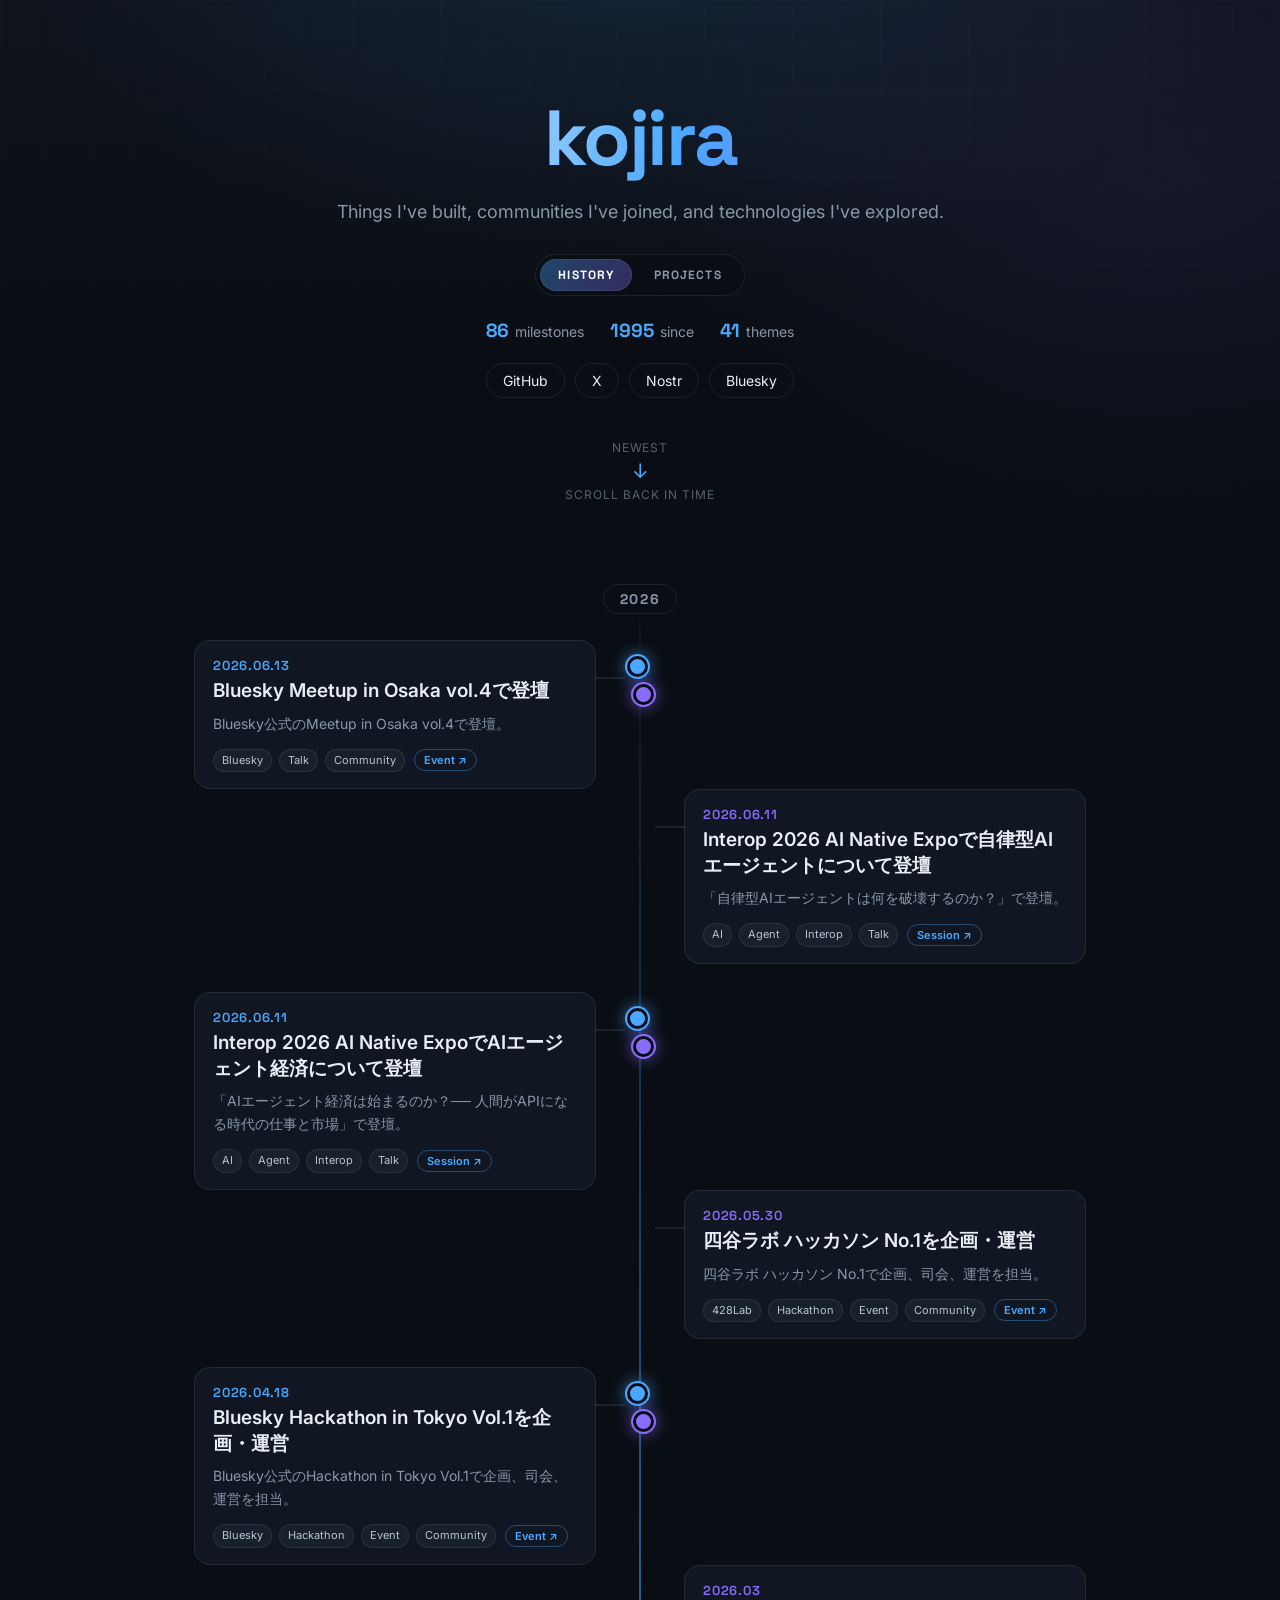
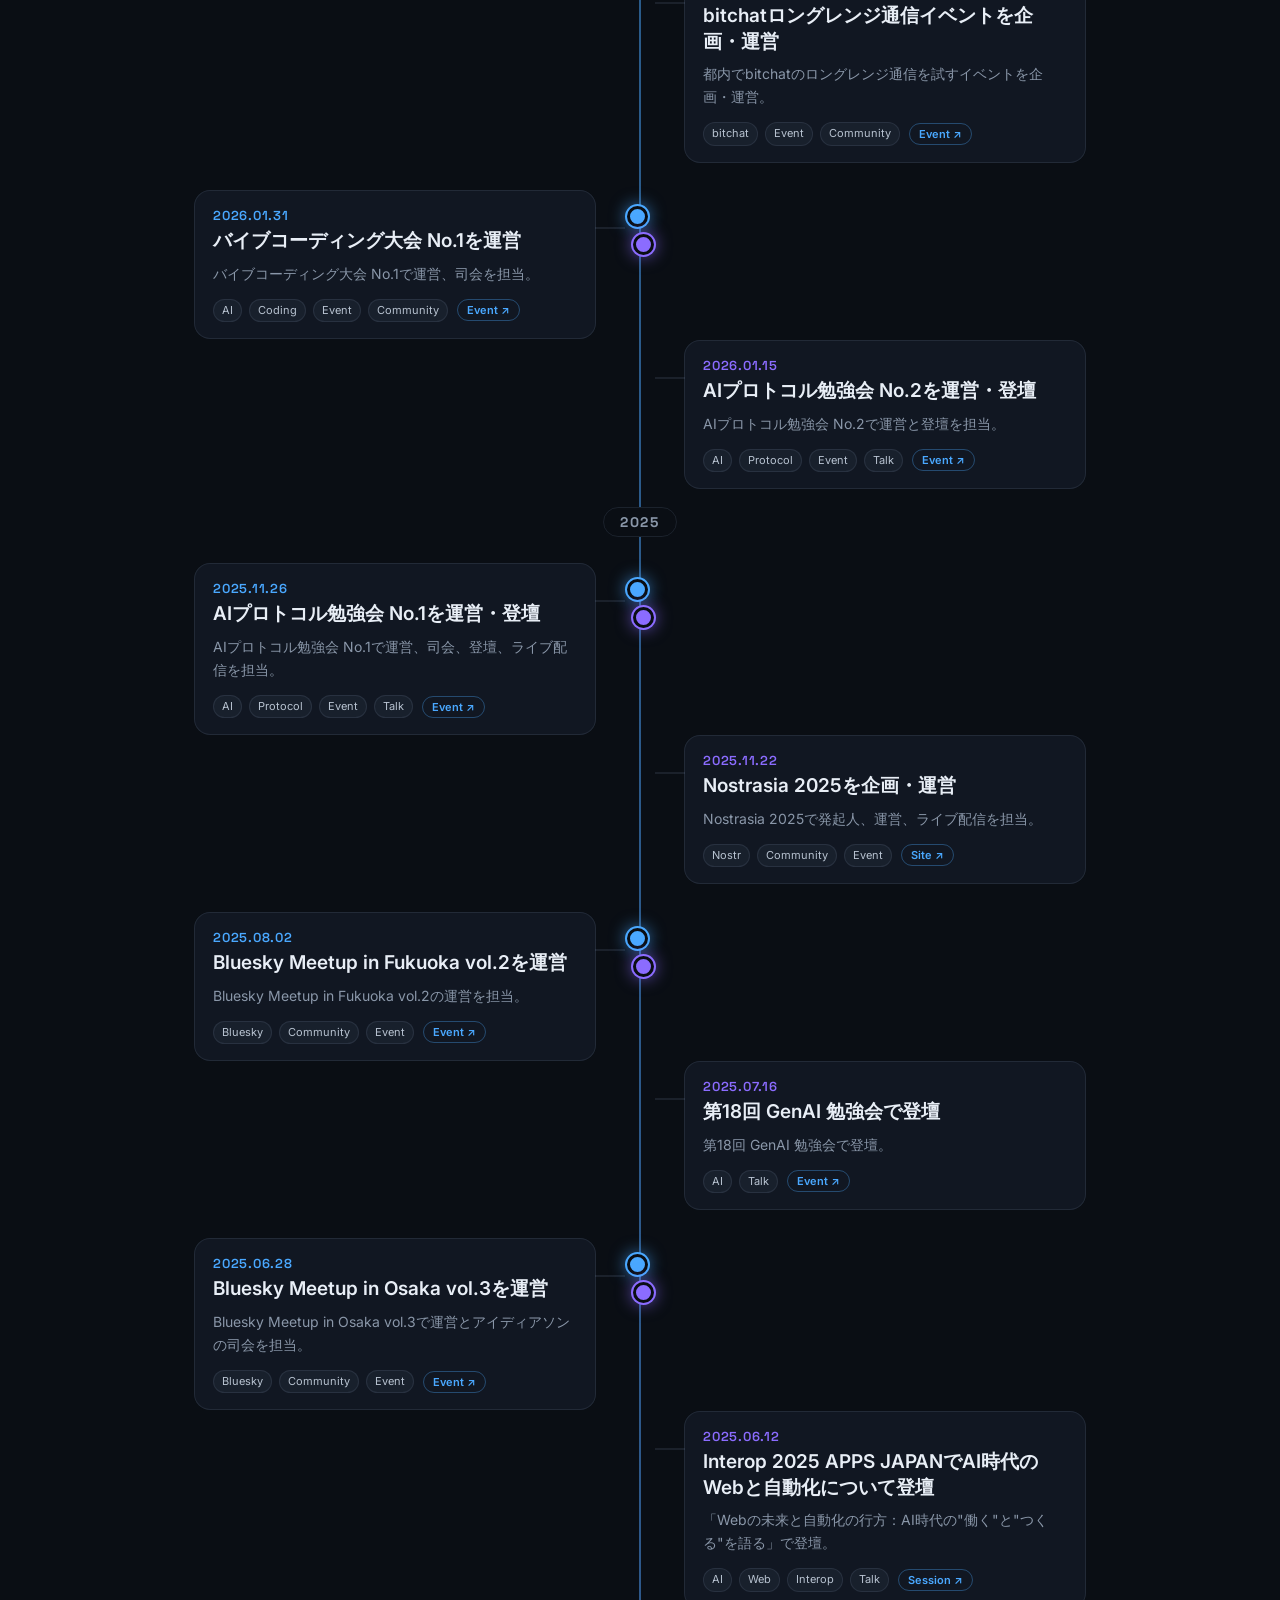
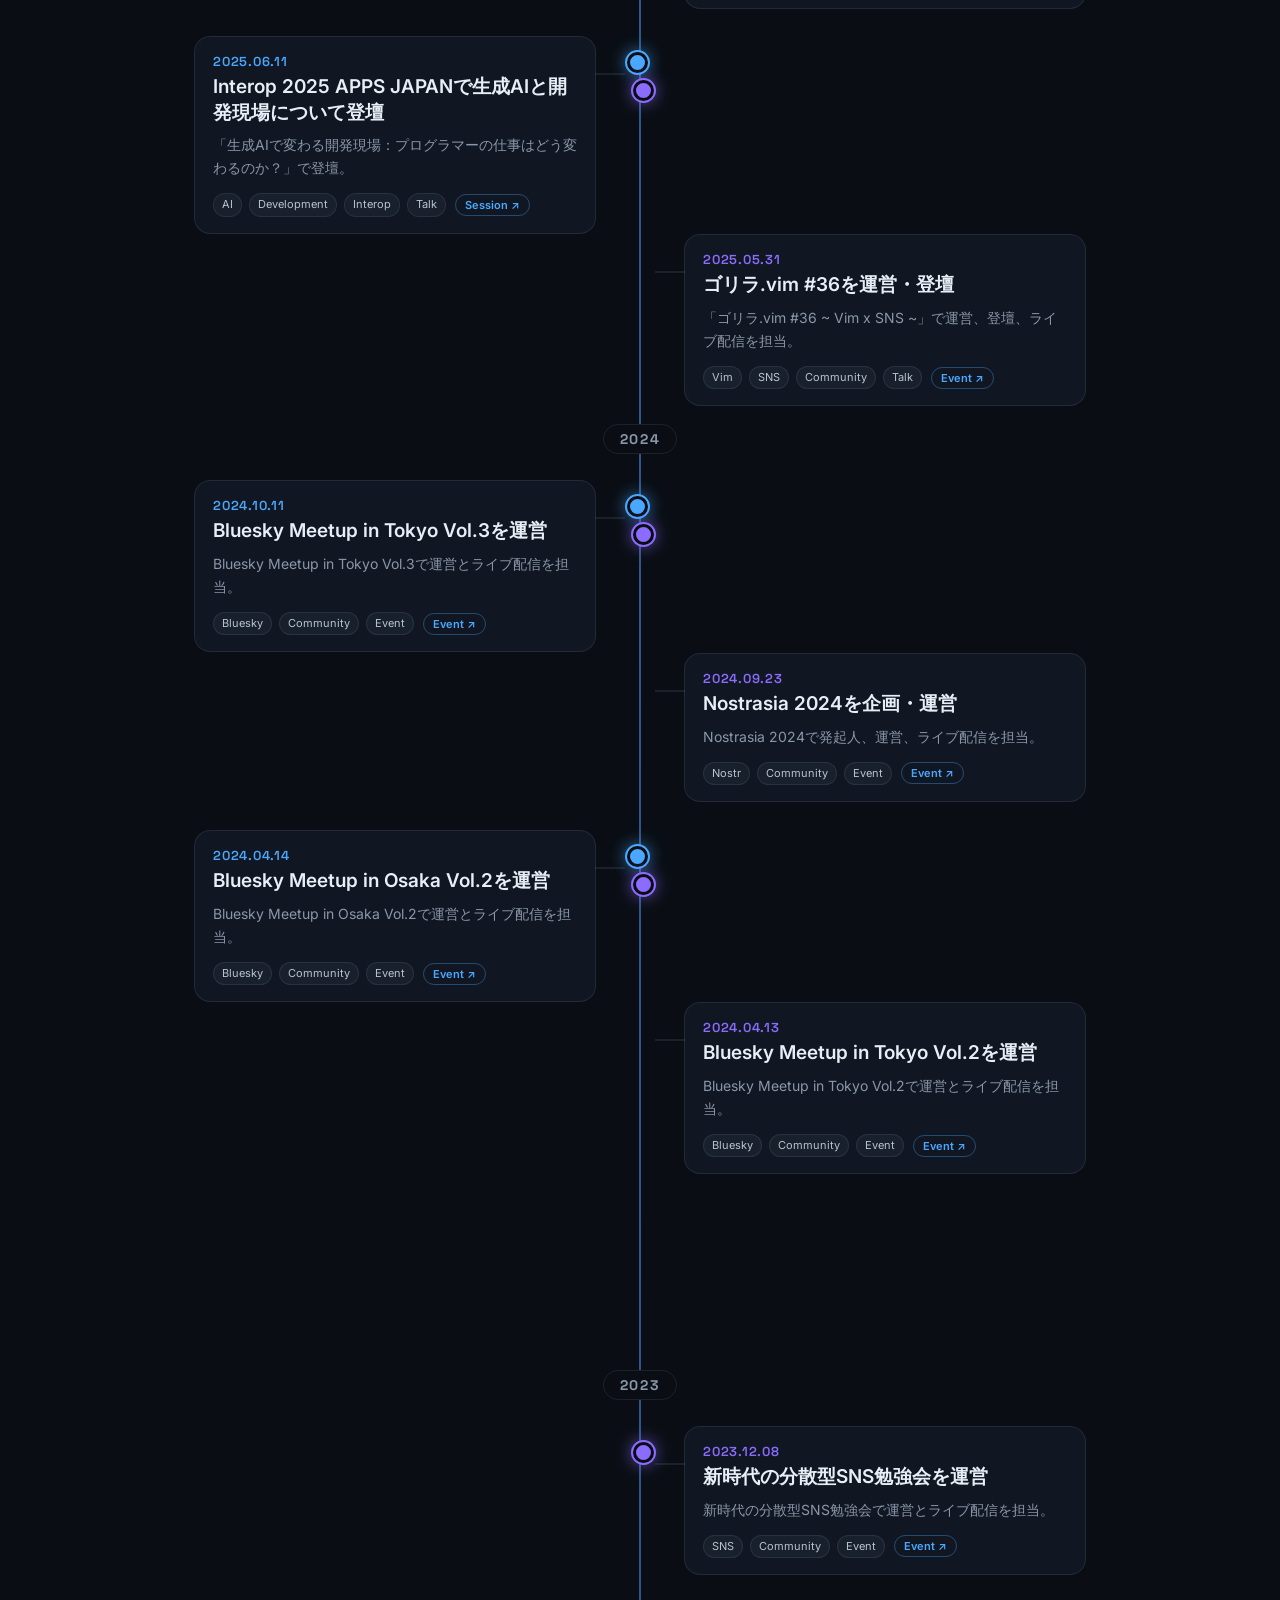
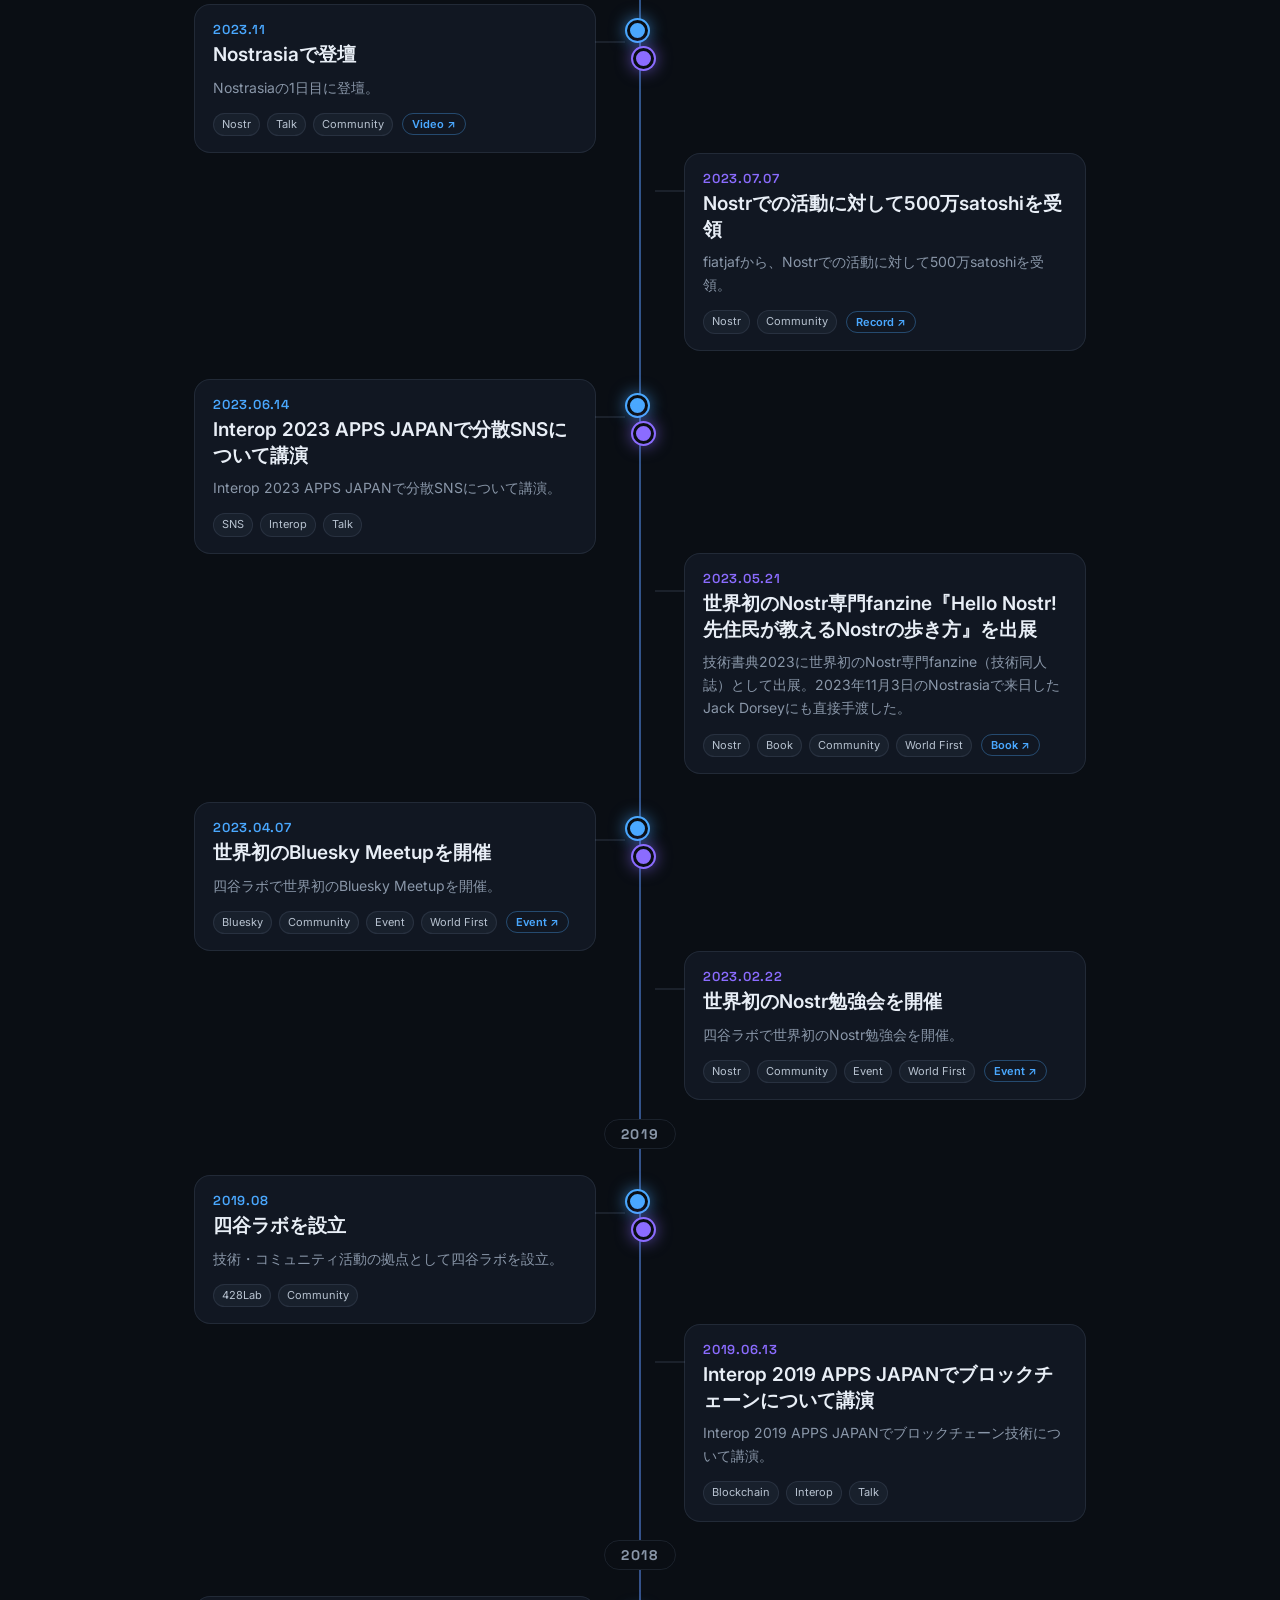
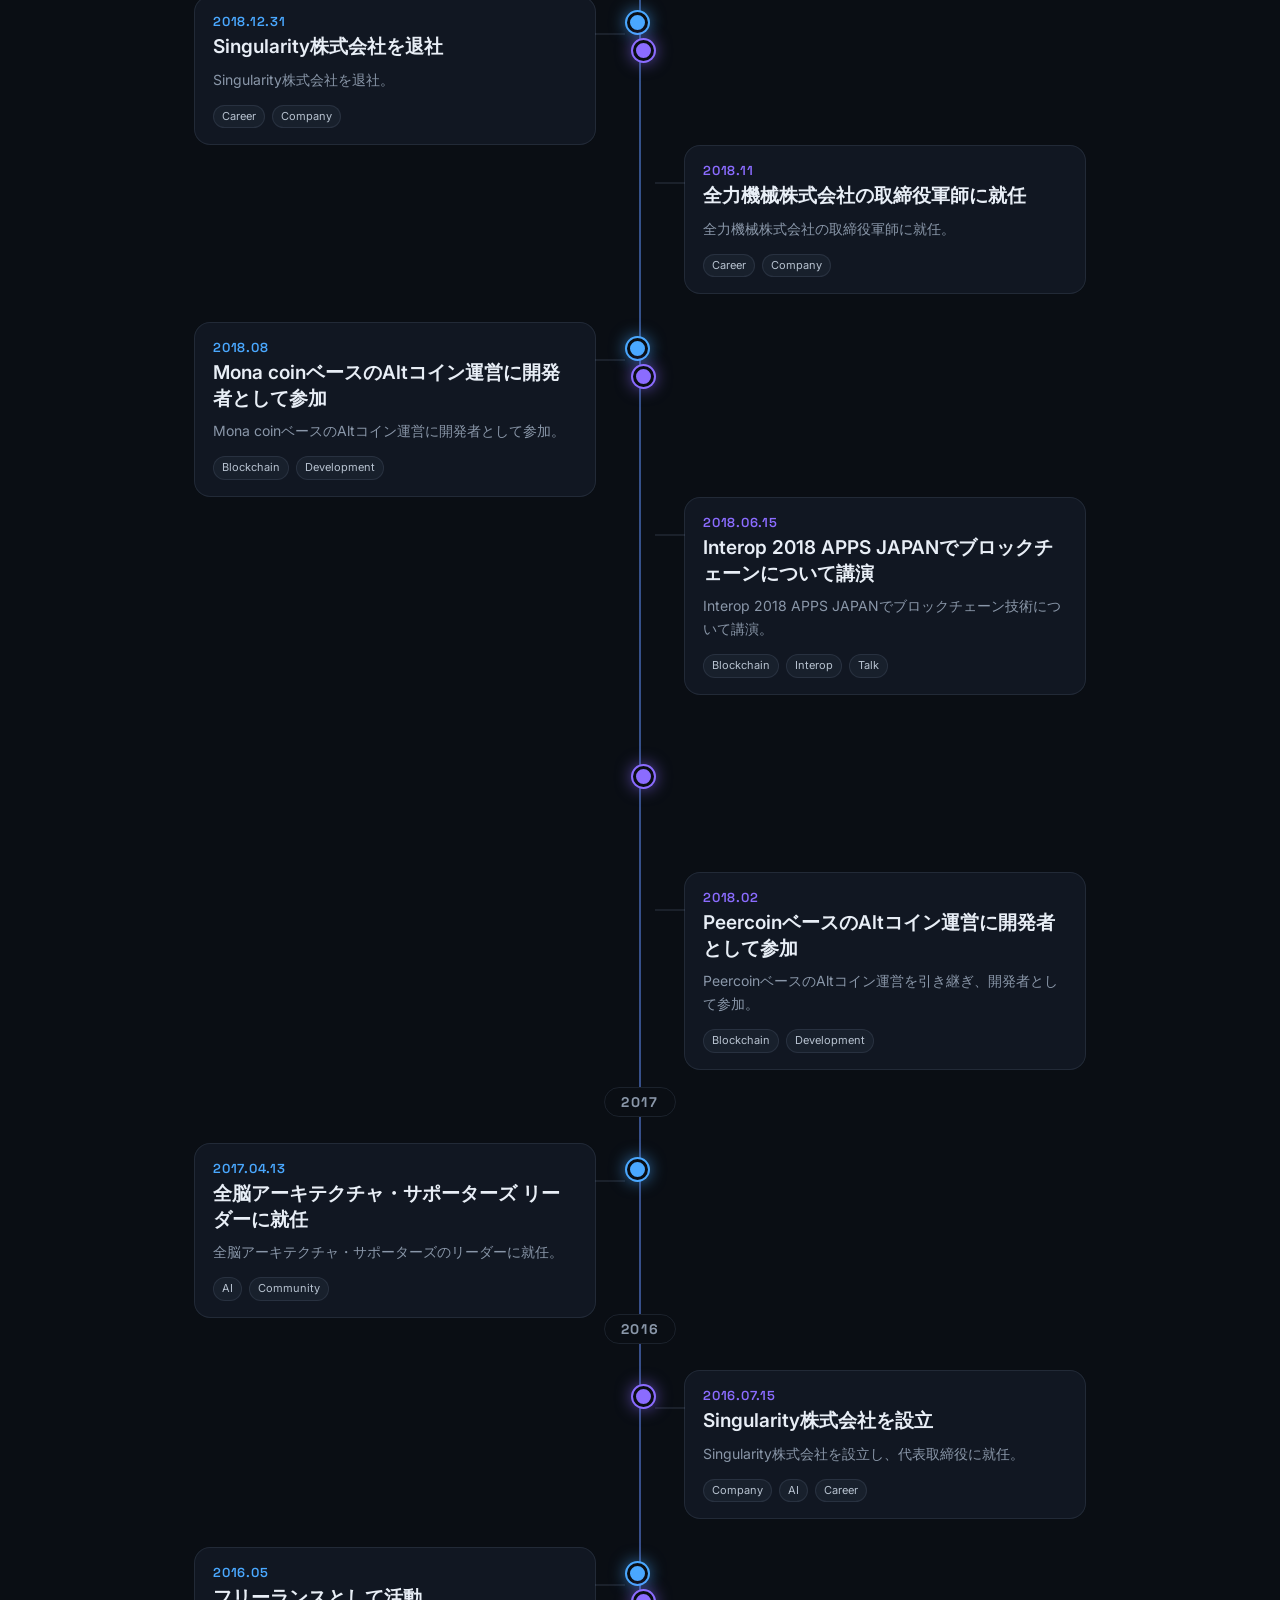
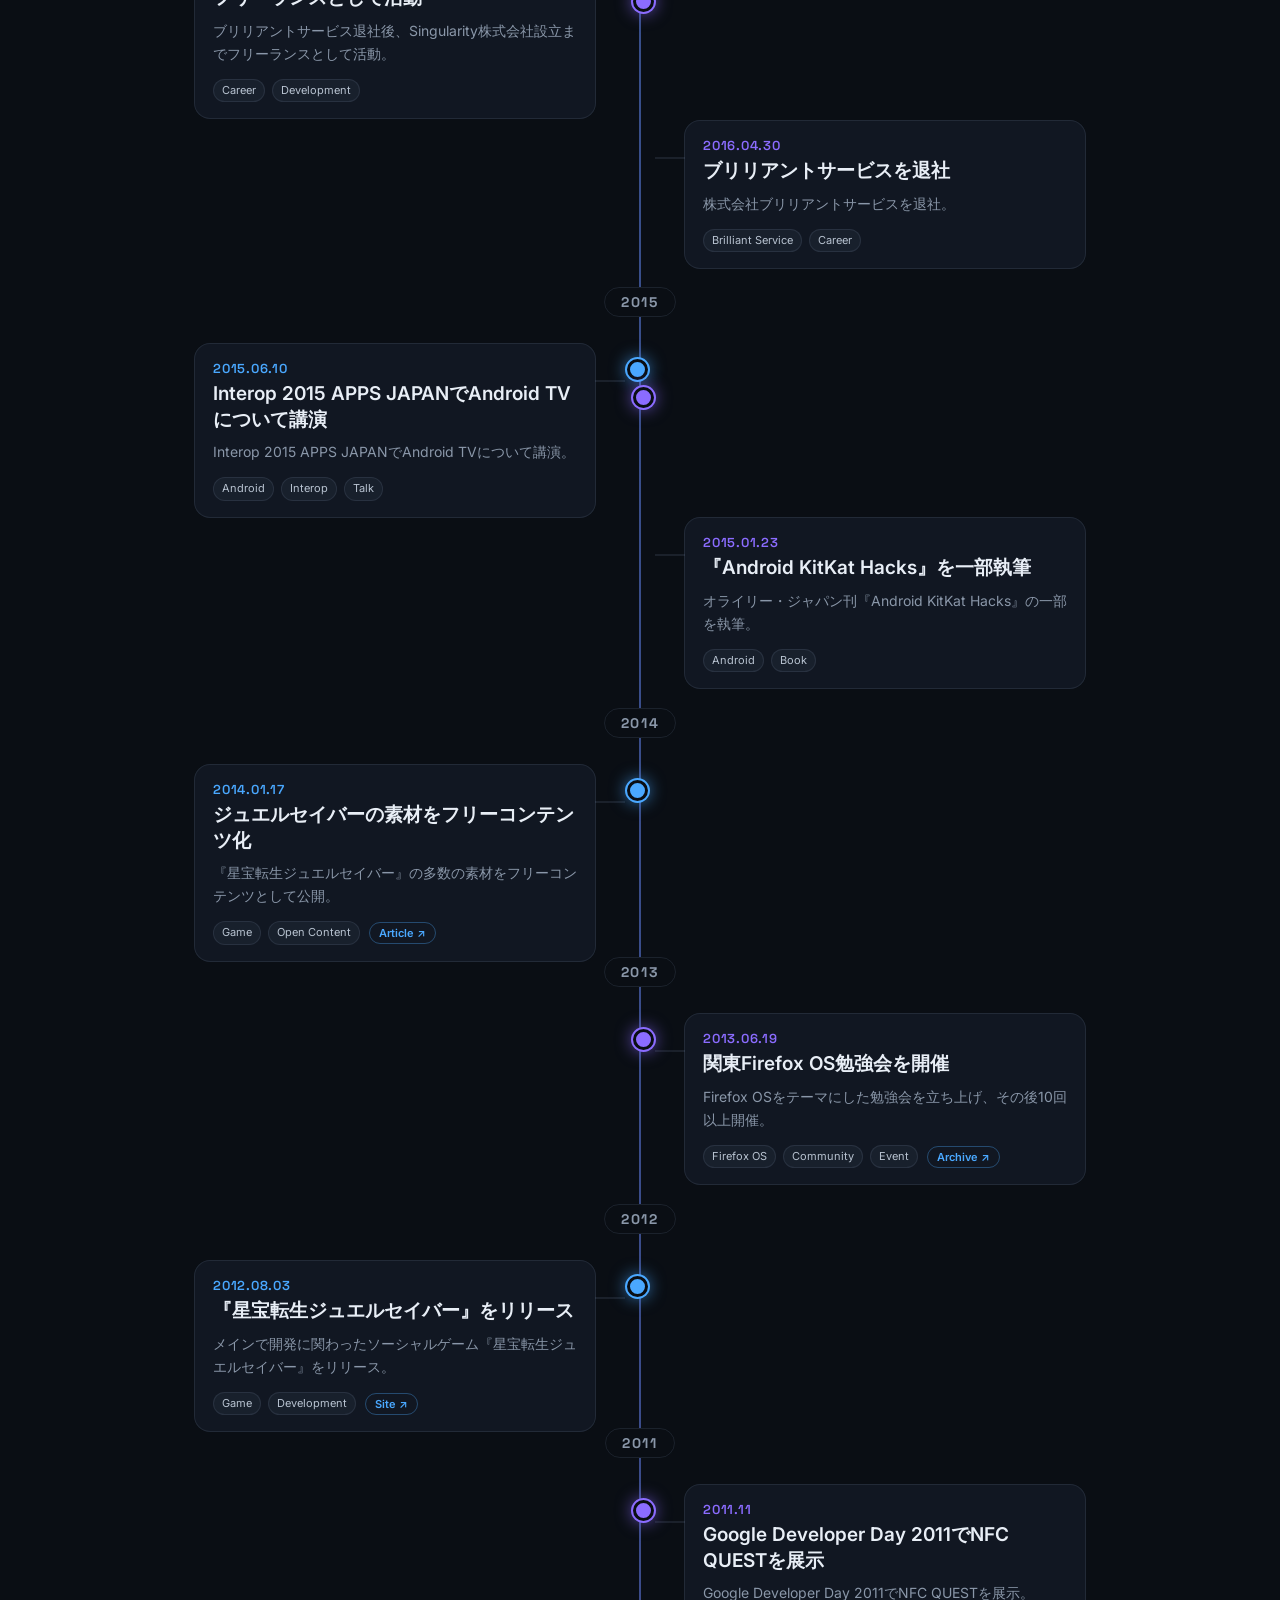
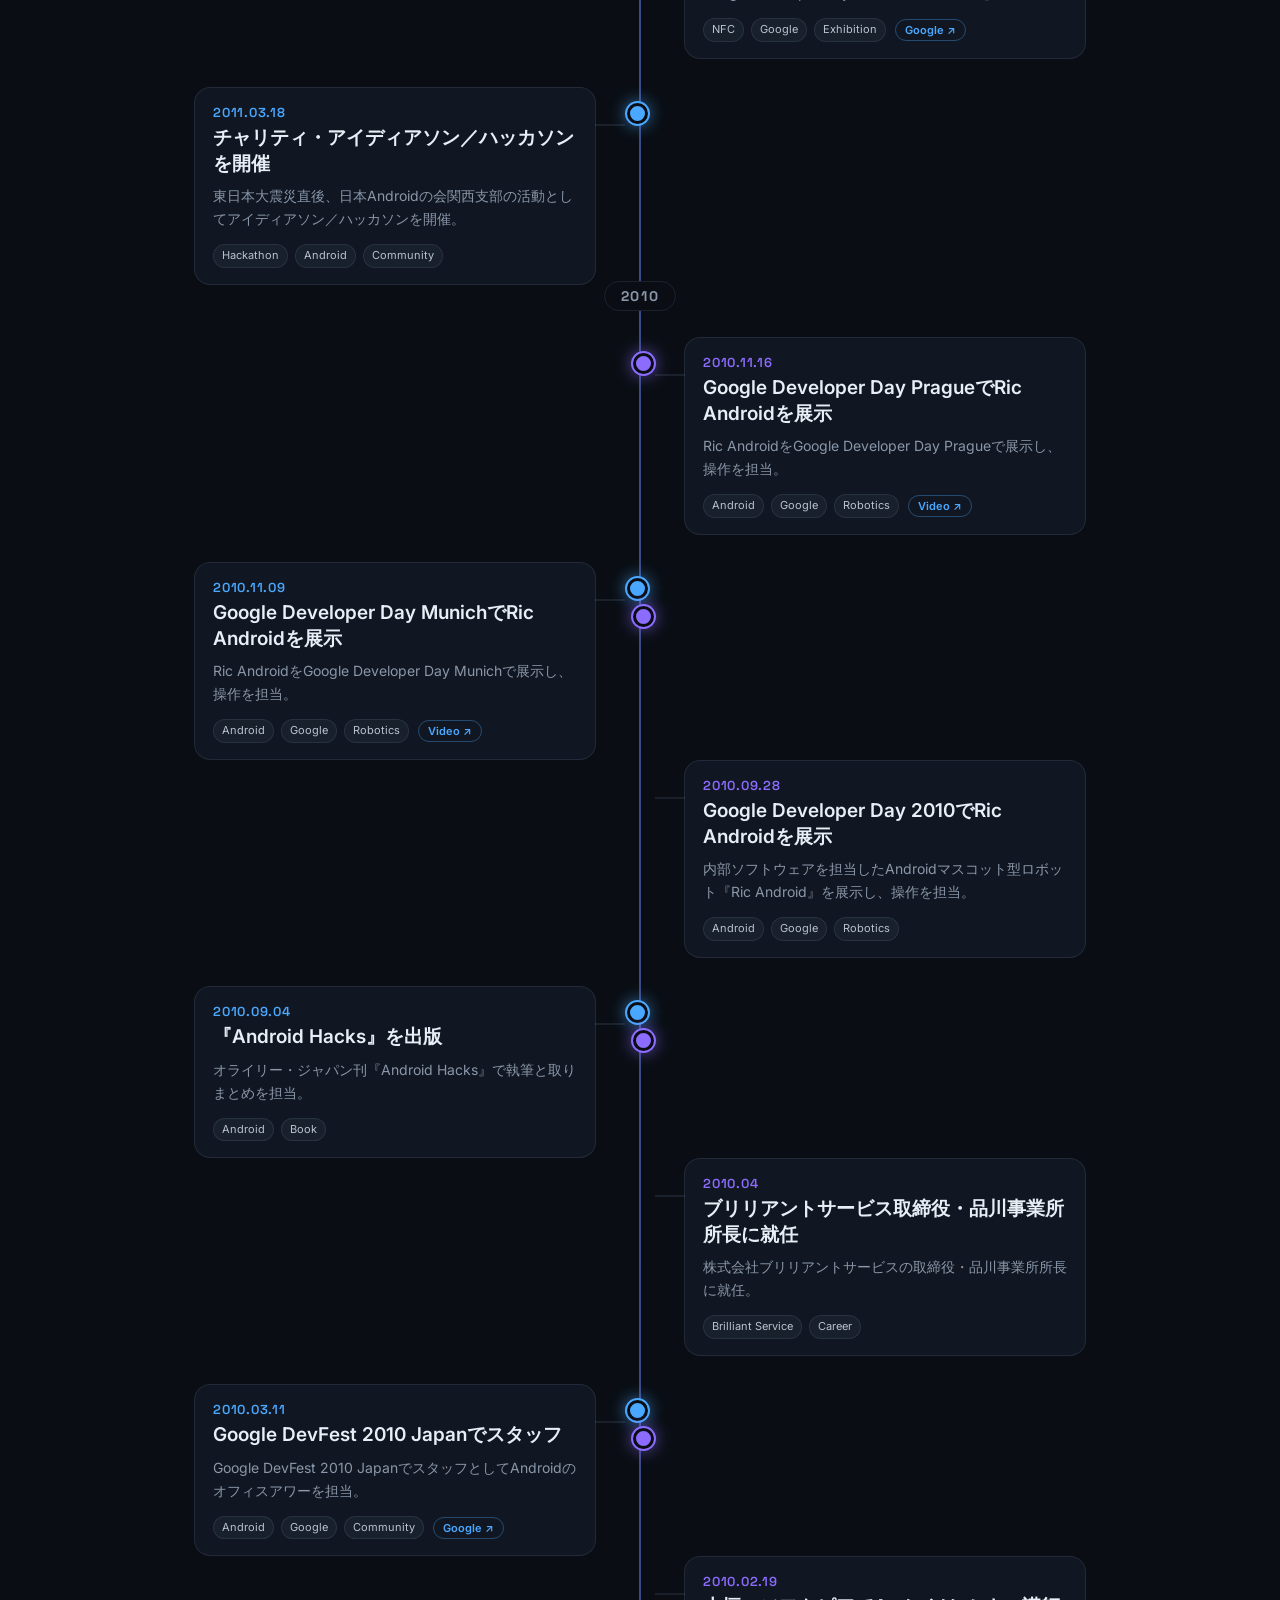
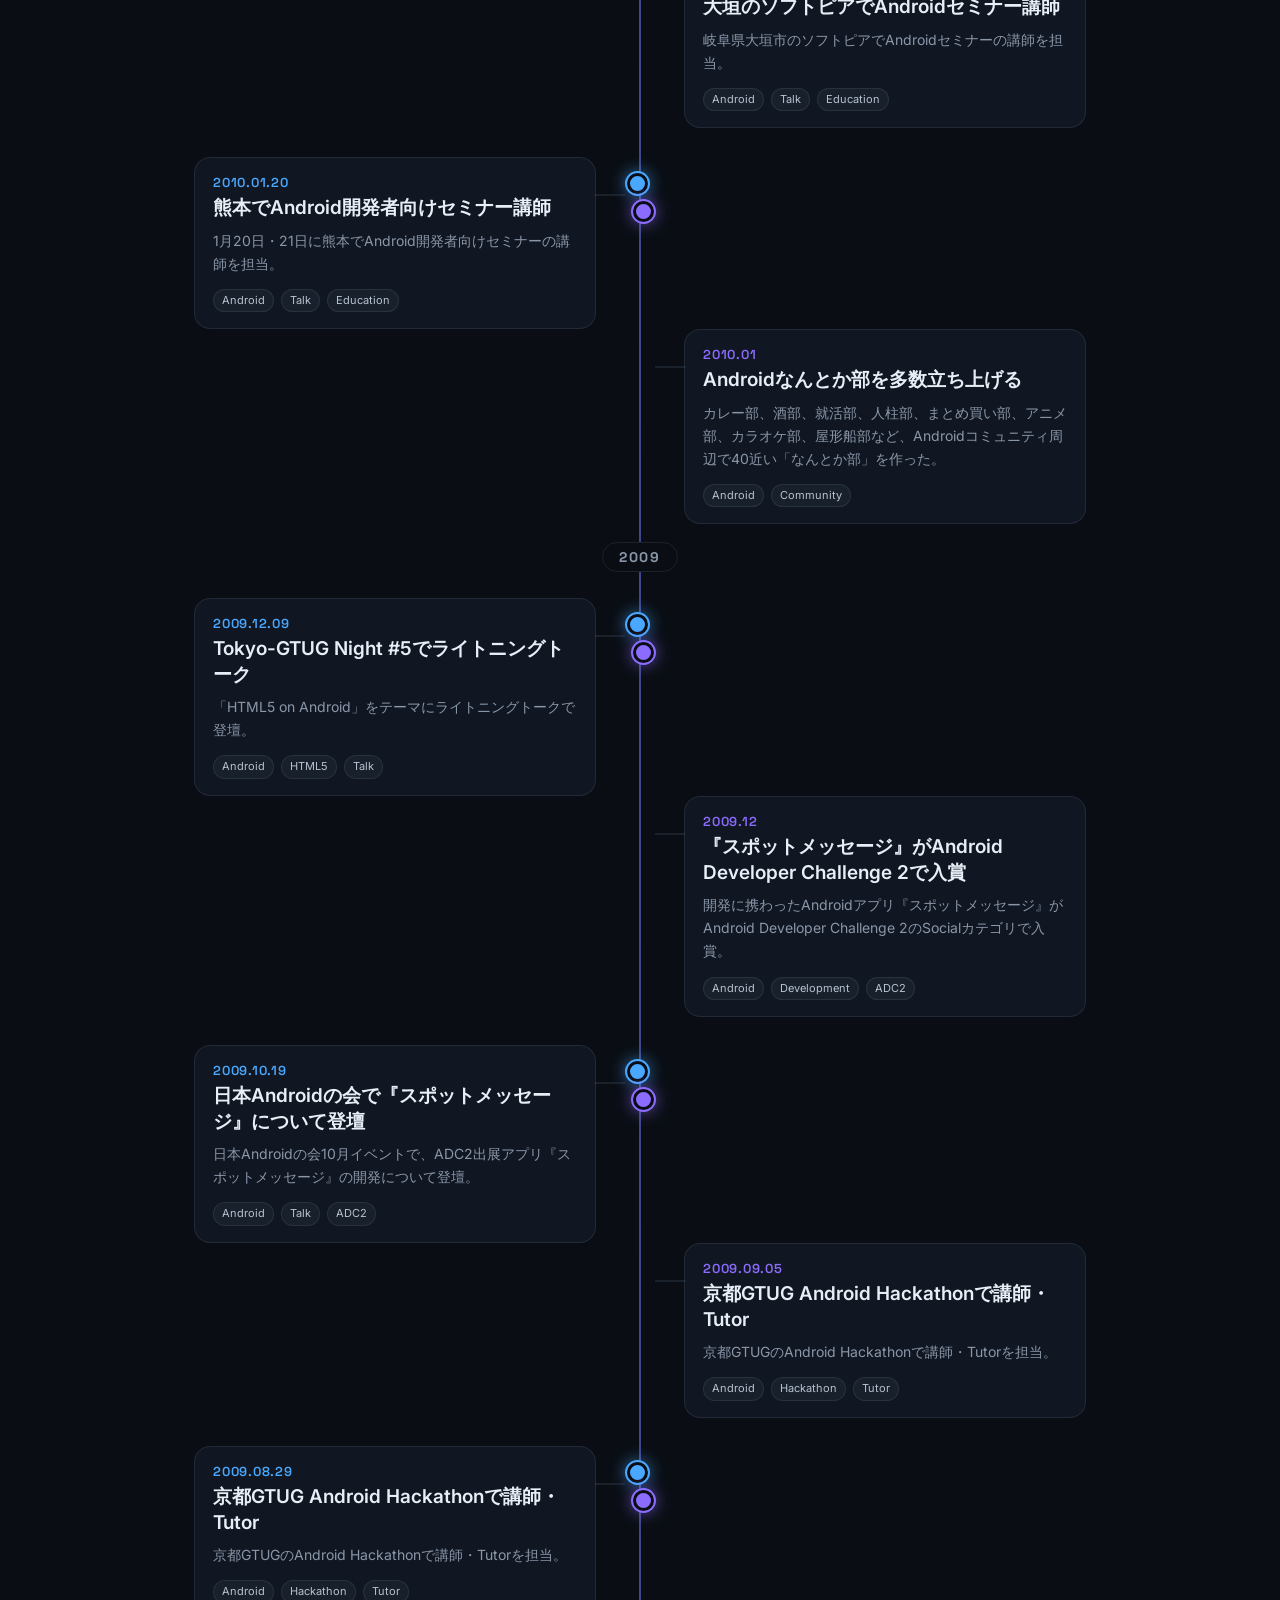
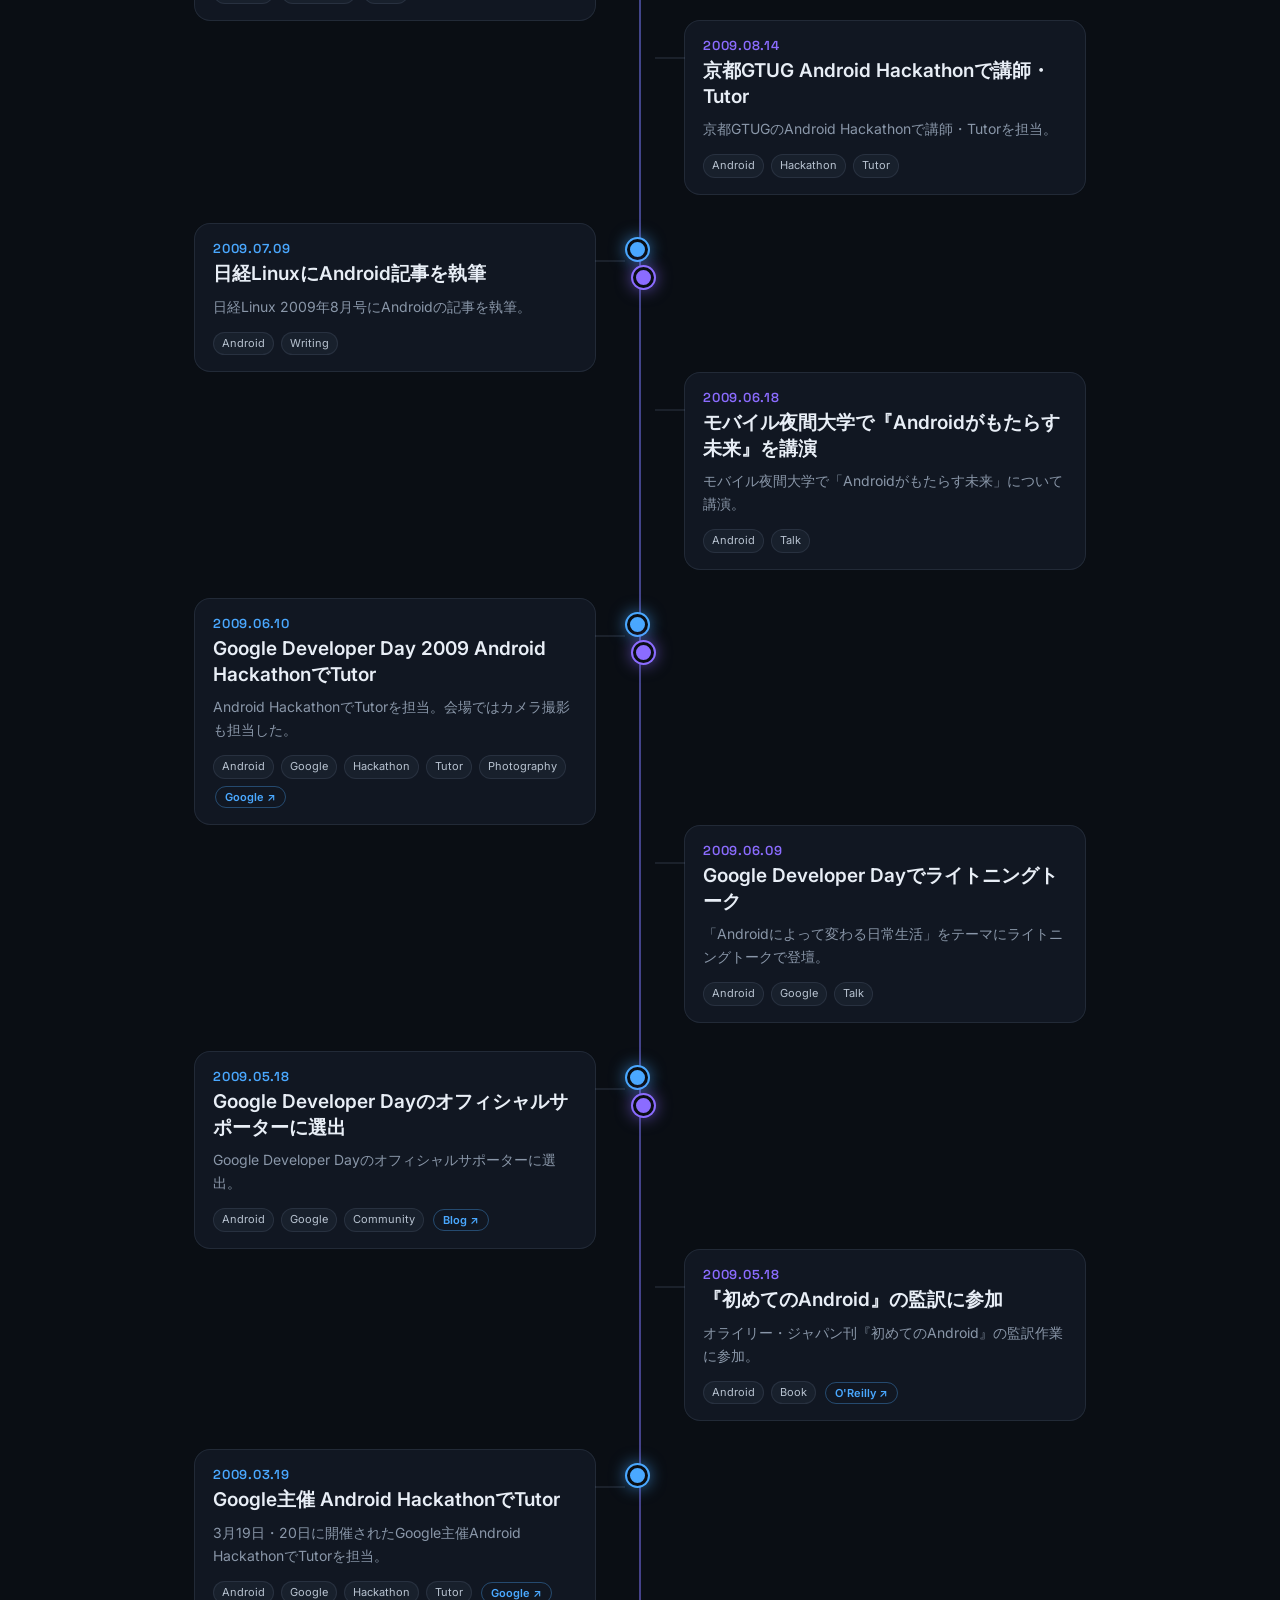
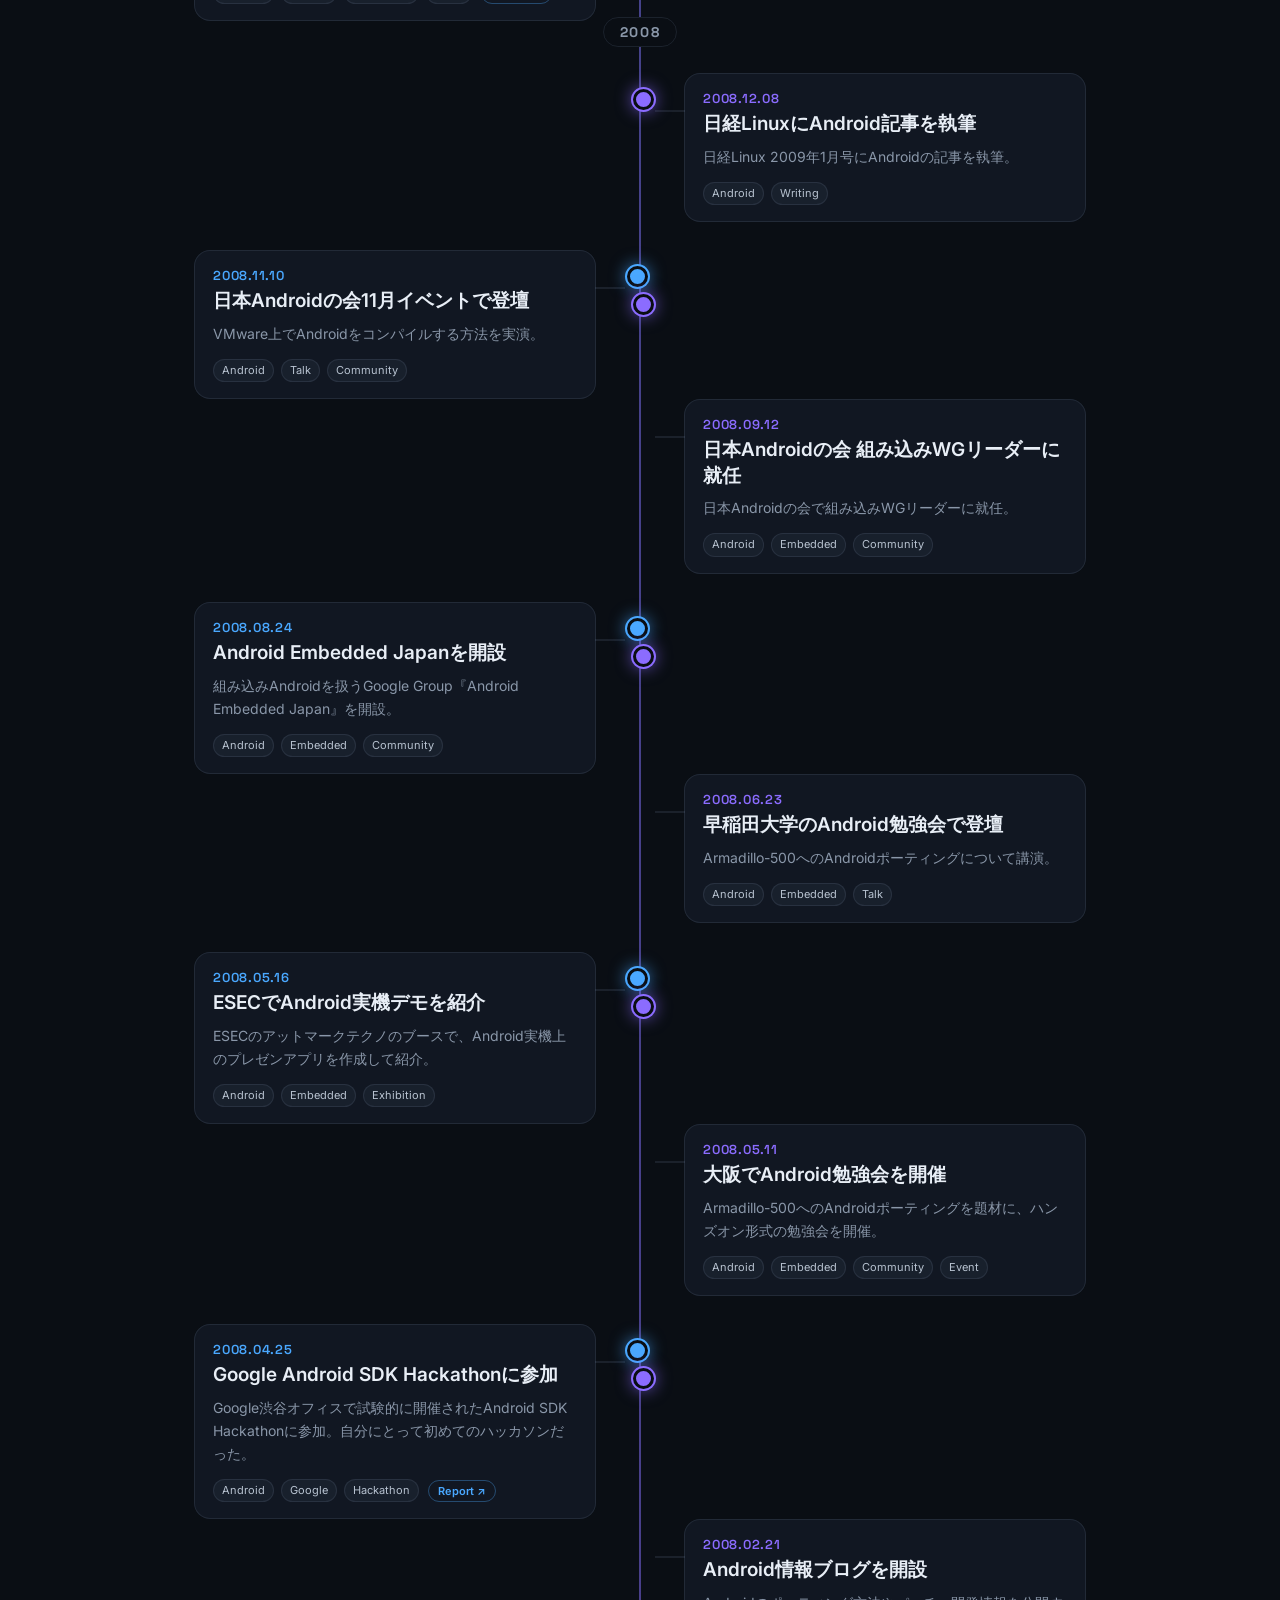
<file: index.html>
<!DOCTYPE html>
<html lang="ja">
<head>
  <meta charset="UTF-8" />
  <meta name="viewport" content="width=device-width, initial-scale=1.0" />
  <title>kojira — history & projects</title>
  <meta name="description" content="kojiraの技術活動史と公開プロジェクトのタイムライン。Android、コミュニティ、分散SNS、AIなど。" />

  <meta property="og:type" content="website" />
  <meta property="og:site_name" content="kojira" />
  <meta property="og:title" content="kojira — history & projects" />
  <meta property="og:description" content="A timeline of things I've built, communities I've joined, and technologies I've explored." />
  <meta property="og:url" content="https://kojira.github.io/" />
  <meta property="og:image" content="https://kojira.github.io/og.png?v=1" />
  <meta name="twitter:card" content="summary_large_image" />
  <meta name="twitter:title" content="kojira — history & projects" />
  <meta name="twitter:description" content="A timeline of things I've built, communities I've joined, and technologies I've explored." />
  <meta name="twitter:image" content="https://kojira.github.io/og.png?v=1" />

  <link rel="preconnect" href="https://fonts.googleapis.com" />
  <link rel="preconnect" href="https://fonts.gstatic.com" crossorigin />
  <link rel="stylesheet" href="https://fonts.googleapis.com/css2?family=Space+Grotesk:wght@500;600;700&family=Inter:wght@400;500;600&display=swap" />
  <link rel="stylesheet" href="style.css" />
</head>
<body>
  <div class="bg-grid" aria-hidden="true"></div>

  <header class="site-header">
    <h1 class="logo">kojira</h1>
    <p class="tagline" id="tagline">Things I've built, communities I've joined, and technologies I've explored.</p>

    <nav class="view-switcher" aria-label="Timeline view">
      <button class="view-button active" data-view="history" type="button">HISTORY</button>
      <button class="view-button" data-view="projects" type="button">PROJECTS</button>
    </nav>

    <div id="summary" class="summary"></div>
    <div class="links">
      <a href="https://github.com/kojira" target="_blank" rel="noopener" aria-label="GitHub">GitHub</a>
      <a href="https://x.com/kojira" target="_blank" rel="noopener" aria-label="X">X</a>
      <a href="https://njump.me/kojira.io" target="_blank" rel="noopener" aria-label="Nostr">Nostr</a>
      <a href="https://bsky.app/profile/kojira.io" target="_blank" rel="noopener" aria-label="Bluesky">Bluesky</a>
    </div>
    <div class="scroll-hint" aria-hidden="true">
      <span>newest</span>
      <span class="arrow">↓</span>
      <span>scroll back in time</span>
    </div>
  </header>

  <main>
    <div id="timeline" class="timeline">
      <!-- HISTORY:START -->
      <div class="year reveal"><span>2026</span></div>
      <div class="item left reveal">
        <article class="card history-card">
          <div class="date">2026.06.13</div>
          <h3>Bluesky Meetup in Osaka vol.4で登壇</h3>
          <p class="desc">Bluesky公式のMeetup in Osaka vol.4で登壇。</p>
          <div class="meta history-meta"><span class="tag">Bluesky</span><span class="tag">Talk</span><span class="tag">Community</span><a class="source-link" href="https://428lab.connpass.com/event/392907/" target="_blank" rel="noopener">Event ↗</a></div>
        </article>
      </div>
      <div class="item right reveal alt">
        <article class="card history-card">
          <div class="date">2026.06.11</div>
          <h3>Interop 2026 AI Native ExpoでAIエージェント経済について登壇</h3>
          <p class="desc">「AIエージェント経済は始まるのか？── 人間がAPIになる時代の仕事と市場」で登壇。</p>
          <div class="meta history-meta"><span class="tag">AI</span><span class="tag">Agent</span><span class="tag">Interop</span><span class="tag">Talk</span><a class="source-link" href="https://forest.f2ff.jp/introduction/12597?project_id=20260601" target="_blank" rel="noopener">Session ↗</a></div>
        </article>
      </div>
      <div class="item left reveal">
        <article class="card history-card">
          <div class="date">2026.06.11</div>
          <h3>Interop 2026 AI Native Expoで自律型AIエージェントについて登壇</h3>
          <p class="desc">「自律型AIエージェントは何を破壊するのか？」で登壇。</p>
          <div class="meta history-meta"><span class="tag">AI</span><span class="tag">Agent</span><span class="tag">Interop</span><span class="tag">Talk</span><a class="source-link" href="https://forest.f2ff.jp/introduction/12595?project_id=20260601" target="_blank" rel="noopener">Session ↗</a></div>
        </article>
      </div>
      <div class="item right reveal alt">
        <article class="card history-card">
          <div class="date">2026.05.30</div>
          <h3>四谷ラボ ハッカソン No.1を企画・運営</h3>
          <p class="desc">四谷ラボ ハッカソン No.1で企画、司会、運営を担当。</p>
          <div class="meta history-meta"><span class="tag">428Lab</span><span class="tag">Hackathon</span><span class="tag">Event</span><span class="tag">Community</span><a class="source-link" href="https://428lab.connpass.com/event/394465/" target="_blank" rel="noopener">Event ↗</a></div>
        </article>
      </div>
      <div class="item left reveal">
        <article class="card history-card">
          <div class="date">2026.04.18</div>
          <h3>Bluesky Hackathon in Tokyo Vol.1を企画・運営</h3>
          <p class="desc">Bluesky公式のHackathon in Tokyo Vol.1で企画、司会、運営を担当。</p>
          <div class="meta history-meta"><span class="tag">Bluesky</span><span class="tag">Hackathon</span><span class="tag">Event</span><span class="tag">Community</span><a class="source-link" href="https://428lab.connpass.com/event/387583/" target="_blank" rel="noopener">Event ↗</a></div>
        </article>
      </div>
      <div class="item right reveal alt">
        <article class="card history-card">
          <div class="date">2026.03</div>
          <h3>bitchatロングレンジ通信イベントを企画・運営</h3>
          <p class="desc">都内でbitchatのロングレンジ通信を試すイベントを企画・運営。</p>
          <div class="meta history-meta"><span class="tag">bitchat</span><span class="tag">Event</span><span class="tag">Community</span><a class="source-link" href="https://428lab.connpass.com/event/384566/" target="_blank" rel="noopener">Event ↗</a></div>
        </article>
      </div>
      <div class="item left reveal">
        <article class="card history-card">
          <div class="date">2026.01.31</div>
          <h3>バイブコーディング大会 No.1を運営</h3>
          <p class="desc">バイブコーディング大会 No.1で運営、司会を担当。</p>
          <div class="meta history-meta"><span class="tag">AI</span><span class="tag">Coding</span><span class="tag">Event</span><span class="tag">Community</span><a class="source-link" href="https://428lab.connpass.com/event/382139/" target="_blank" rel="noopener">Event ↗</a></div>
        </article>
      </div>
      <div class="item right reveal alt">
        <article class="card history-card">
          <div class="date">2026.01.15</div>
          <h3>AIプロトコル勉強会 No.2を運営・登壇</h3>
          <p class="desc">AIプロトコル勉強会 No.2で運営と登壇を担当。</p>
          <div class="meta history-meta"><span class="tag">AI</span><span class="tag">Protocol</span><span class="tag">Event</span><span class="tag">Talk</span><a class="source-link" href="https://428lab.connpass.com/event/380108/" target="_blank" rel="noopener">Event ↗</a></div>
        </article>
      </div>
      <div class="year reveal"><span>2025</span></div>
      <div class="item left reveal">
        <article class="card history-card">
          <div class="date">2025.11.26</div>
          <h3>AIプロトコル勉強会 No.1を運営・登壇</h3>
          <p class="desc">AIプロトコル勉強会 No.1で運営、司会、登壇、ライブ配信を担当。</p>
          <div class="meta history-meta"><span class="tag">AI</span><span class="tag">Protocol</span><span class="tag">Event</span><span class="tag">Talk</span><a class="source-link" href="https://428lab.connpass.com/event/374766/" target="_blank" rel="noopener">Event ↗</a></div>
        </article>
      </div>
      <div class="item right reveal alt">
        <article class="card history-card">
          <div class="date">2025.11.22</div>
          <h3>Nostrasia 2025を企画・運営</h3>
          <p class="desc">Nostrasia 2025で発起人、運営、ライブ配信を担当。</p>
          <div class="meta history-meta"><span class="tag">Nostr</span><span class="tag">Community</span><span class="tag">Event</span><a class="source-link" href="https://nostrasia.com/" target="_blank" rel="noopener">Site ↗</a></div>
        </article>
      </div>
      <div class="item left reveal">
        <article class="card history-card">
          <div class="date">2025.08.02</div>
          <h3>Bluesky Meetup in Fukuoka vol.2を運営</h3>
          <p class="desc">Bluesky Meetup in Fukuoka vol.2の運営を担当。</p>
          <div class="meta history-meta"><span class="tag">Bluesky</span><span class="tag">Community</span><span class="tag">Event</span><a class="source-link" href="https://428lab.connpass.com/event/360000/" target="_blank" rel="noopener">Event ↗</a></div>
        </article>
      </div>
      <div class="item right reveal alt">
        <article class="card history-card">
          <div class="date">2025.07.16</div>
          <h3>第18回 GenAI 勉強会で登壇</h3>
          <p class="desc">第18回 GenAI 勉強会で登壇。</p>
          <div class="meta history-meta"><span class="tag">AI</span><span class="tag">Talk</span><a class="source-link" href="https://gais.jp/gais18-digest/" target="_blank" rel="noopener">Event ↗</a></div>
        </article>
      </div>
      <div class="item left reveal">
        <article class="card history-card">
          <div class="date">2025.06.28</div>
          <h3>Bluesky Meetup in Osaka vol.3を運営</h3>
          <p class="desc">Bluesky Meetup in Osaka vol.3で運営とアイディアソンの司会を担当。</p>
          <div class="meta history-meta"><span class="tag">Bluesky</span><span class="tag">Community</span><span class="tag">Event</span><a class="source-link" href="https://428lab.connpass.com/event/355011/" target="_blank" rel="noopener">Event ↗</a></div>
        </article>
      </div>
      <div class="item right reveal alt">
        <article class="card history-card">
          <div class="date">2025.06.12</div>
          <h3>Interop 2025 APPS JAPANでAI時代のWebと自動化について登壇</h3>
          <p class="desc">「Webの未来と自動化の行方：AI時代の&quot;働く&quot;と&quot;つくる&quot;を語る」で登壇。</p>
          <div class="meta history-meta"><span class="tag">AI</span><span class="tag">Web</span><span class="tag">Interop</span><span class="tag">Talk</span><a class="source-link" href="https://forest.f2ff.jp/introduction/10475?project_id=20250601" target="_blank" rel="noopener">Session ↗</a></div>
        </article>
      </div>
      <div class="item left reveal">
        <article class="card history-card">
          <div class="date">2025.06.11</div>
          <h3>Interop 2025 APPS JAPANで生成AIと開発現場について登壇</h3>
          <p class="desc">「生成AIで変わる開発現場：プログラマーの仕事はどう変わるのか？」で登壇。</p>
          <div class="meta history-meta"><span class="tag">AI</span><span class="tag">Development</span><span class="tag">Interop</span><span class="tag">Talk</span><a class="source-link" href="https://forest.f2ff.jp/introduction/10467?project_id=20250601" target="_blank" rel="noopener">Session ↗</a></div>
        </article>
      </div>
      <div class="item right reveal alt">
        <article class="card history-card">
          <div class="date">2025.05.31</div>
          <h3>ゴリラ.vim #36を運営・登壇</h3>
          <p class="desc">「ゴリラ.vim #36 ~ Vim x SNS ~」で運営、登壇、ライブ配信を担当。</p>
          <div class="meta history-meta"><span class="tag">Vim</span><span class="tag">SNS</span><span class="tag">Community</span><span class="tag">Talk</span><a class="source-link" href="https://gorillavim.connpass.com/event/353161/" target="_blank" rel="noopener">Event ↗</a></div>
        </article>
      </div>
      <div class="year reveal"><span>2024</span></div>
      <div class="item left reveal">
        <article class="card history-card">
          <div class="date">2024.10.11</div>
          <h3>Bluesky Meetup in Tokyo Vol.3を運営</h3>
          <p class="desc">Bluesky Meetup in Tokyo Vol.3で運営とライブ配信を担当。</p>
          <div class="meta history-meta"><span class="tag">Bluesky</span><span class="tag">Community</span><span class="tag">Event</span><a class="source-link" href="https://428lab.connpass.com/event/331611/" target="_blank" rel="noopener">Event ↗</a></div>
        </article>
      </div>
      <div class="item right reveal alt">
        <article class="card history-card">
          <div class="date">2024.09.23</div>
          <h3>Nostrasia 2024を企画・運営</h3>
          <p class="desc">Nostrasia 2024で発起人、運営、ライブ配信を担当。</p>
          <div class="meta history-meta"><span class="tag">Nostr</span><span class="tag">Community</span><span class="tag">Event</span><a class="source-link" href="https://428lab.connpass.com/event/326207/" target="_blank" rel="noopener">Event ↗</a></div>
        </article>
      </div>
      <div class="item left reveal">
        <article class="card history-card">
          <div class="date">2024.04.14</div>
          <h3>Bluesky Meetup in Osaka Vol.2を運営</h3>
          <p class="desc">Bluesky Meetup in Osaka Vol.2で運営とライブ配信を担当。</p>
          <div class="meta history-meta"><span class="tag">Bluesky</span><span class="tag">Community</span><span class="tag">Event</span><a class="source-link" href="https://428lab.connpass.com/event/313710/" target="_blank" rel="noopener">Event ↗</a></div>
        </article>
      </div>
      <div class="item right reveal alt">
        <article class="card history-card">
          <div class="date">2024.04.13</div>
          <h3>Bluesky Meetup in Tokyo Vol.2を運営</h3>
          <p class="desc">Bluesky Meetup in Tokyo Vol.2で運営とライブ配信を担当。</p>
          <div class="meta history-meta"><span class="tag">Bluesky</span><span class="tag">Community</span><span class="tag">Event</span><a class="source-link" href="https://428lab.connpass.com/event/312335/" target="_blank" rel="noopener">Event ↗</a></div>
        </article>
      </div>
      <div class="item left reveal">
        <article class="card history-card">
          <div class="date">2024.02.10</div>
          <h3>ゴリラ.vim #30を運営</h3>
          <p class="desc">「ゴリラ.vim #30 ~ 四谷ラボコラボ ~」で運営とライブ配信を担当。</p>
          <div class="meta history-meta"><span class="tag">Vim</span><span class="tag">428Lab</span><span class="tag">Community</span><span class="tag">Event</span><a class="source-link" href="https://gorillavim.connpass.com/event/307622/" target="_blank" rel="noopener">Event ↗</a></div>
        </article>
      </div>
      <div class="year reveal"><span>2023</span></div>
      <div class="item right reveal alt">
        <article class="card history-card">
          <div class="date">2023.12.08</div>
          <h3>新時代の分散型SNS勉強会を運営</h3>
          <p class="desc">新時代の分散型SNS勉強会で運営とライブ配信を担当。</p>
          <div class="meta history-meta"><span class="tag">SNS</span><span class="tag">Community</span><span class="tag">Event</span><a class="source-link" href="https://428lab.connpass.com/event/300313/" target="_blank" rel="noopener">Event ↗</a></div>
        </article>
      </div>
      <div class="item left reveal">
        <article class="card history-card">
          <div class="date">2023.11</div>
          <h3>Nostrasiaで登壇</h3>
          <p class="desc">Nostrasiaの1日目に登壇。</p>
          <div class="meta history-meta"><span class="tag">Nostr</span><span class="tag">Talk</span><span class="tag">Community</span><a class="source-link" href="https://www.youtube.com/watch?v=l-lP01IbV_Y" target="_blank" rel="noopener">Video ↗</a></div>
        </article>
      </div>
      <div class="item right reveal alt">
        <article class="card history-card">
          <div class="date">2023.07.07</div>
          <h3>Nostrでの活動に対して500万satoshiを受領</h3>
          <p class="desc">fiatjafから、Nostrでの活動に対して500万satoshiを受領。</p>
          <div class="meta history-meta"><span class="tag">Nostr</span><span class="tag">Community</span><a class="source-link" href="https://yakihonne.com/article/[base64]" target="_blank" rel="noopener">Record ↗</a></div>
        </article>
      </div>
      <div class="item left reveal">
        <article class="card history-card">
          <div class="date">2023.06.14</div>
          <h3>Interop 2023 APPS JAPANで分散SNSについて講演</h3>
          <p class="desc">Interop 2023 APPS JAPANで分散SNSについて講演。</p>
          <div class="meta history-meta"><span class="tag">SNS</span><span class="tag">Interop</span><span class="tag">Talk</span></div>
        </article>
      </div>
      <div class="item right reveal alt">
        <article class="card history-card">
          <div class="date">2023.05.21</div>
          <h3>世界初のNostr専門fanzine『Hello Nostr! 先住民が教えるNostrの歩き方』を出展</h3>
          <p class="desc">技術書典2023に世界初のNostr専門fanzine（技術同人誌）として出展。2023年11月3日のNostrasiaで来日したJack Dorseyにも直接手渡した。</p>
          <div class="meta history-meta"><span class="tag">Nostr</span><span class="tag">Book</span><span class="tag">Community</span><span class="tag">World First</span><a class="source-link" href="https://techbookfest.org/product/veGeNq1tNkYFfWnZWgEC72?productVariantID=u5RZNM5e77xHH97c65PCx9" target="_blank" rel="noopener">Book ↗</a></div>
        </article>
      </div>
      <div class="item left reveal">
        <article class="card history-card">
          <div class="date">2023.04.07</div>
          <h3>世界初のBluesky Meetupを開催</h3>
          <p class="desc">四谷ラボで世界初のBluesky Meetupを開催。</p>
          <div class="meta history-meta"><span class="tag">Bluesky</span><span class="tag">Community</span><span class="tag">Event</span><span class="tag">World First</span><a class="source-link" href="https://428lab.connpass.com/event/279572/" target="_blank" rel="noopener">Event ↗</a></div>
        </article>
      </div>
      <div class="item right reveal alt">
        <article class="card history-card">
          <div class="date">2023.02.22</div>
          <h3>世界初のNostr勉強会を開催</h3>
          <p class="desc">四谷ラボで世界初のNostr勉強会を開催。</p>
          <div class="meta history-meta"><span class="tag">Nostr</span><span class="tag">Community</span><span class="tag">Event</span><span class="tag">World First</span><a class="source-link" href="https://428lab.connpass.com/event/275748/" target="_blank" rel="noopener">Event ↗</a></div>
        </article>
      </div>
      <div class="year reveal"><span>2019</span></div>
      <div class="item left reveal">
        <article class="card history-card">
          <div class="date">2019.08</div>
          <h3>四谷ラボを設立</h3>
          <p class="desc">技術・コミュニティ活動の拠点として四谷ラボを設立。</p>
          <div class="meta history-meta"><span class="tag">428Lab</span><span class="tag">Community</span></div>
        </article>
      </div>
      <div class="item right reveal alt">
        <article class="card history-card">
          <div class="date">2019.06.13</div>
          <h3>Interop 2019 APPS JAPANでブロックチェーンについて講演</h3>
          <p class="desc">Interop 2019 APPS JAPANでブロックチェーン技術について講演。</p>
          <div class="meta history-meta"><span class="tag">Blockchain</span><span class="tag">Interop</span><span class="tag">Talk</span></div>
        </article>
      </div>
      <div class="year reveal"><span>2018</span></div>
      <div class="item left reveal">
        <article class="card history-card">
          <div class="date">2018.12.31</div>
          <h3>Singularity株式会社を退社</h3>
          <p class="desc">Singularity株式会社を退社。</p>
          <div class="meta history-meta"><span class="tag">Career</span><span class="tag">Company</span></div>
        </article>
      </div>
      <div class="item right reveal alt">
        <article class="card history-card">
          <div class="date">2018.11</div>
          <h3>全力機械株式会社の取締役軍師に就任</h3>
          <p class="desc">全力機械株式会社の取締役軍師に就任。</p>
          <div class="meta history-meta"><span class="tag">Career</span><span class="tag">Company</span></div>
        </article>
      </div>
      <div class="item left reveal">
        <article class="card history-card">
          <div class="date">2018.08</div>
          <h3>Mona coinベースのAltコイン運営に開発者として参加</h3>
          <p class="desc">Mona coinベースのAltコイン運営に開発者として参加。</p>
          <div class="meta history-meta"><span class="tag">Blockchain</span><span class="tag">Development</span></div>
        </article>
      </div>
      <div class="item right reveal alt">
        <article class="card history-card">
          <div class="date">2018.06.15</div>
          <h3>Interop 2018 APPS JAPANでブロックチェーンについて講演</h3>
          <p class="desc">Interop 2018 APPS JAPANでブロックチェーン技術について講演。</p>
          <div class="meta history-meta"><span class="tag">Blockchain</span><span class="tag">Interop</span><span class="tag">Talk</span></div>
        </article>
      </div>
      <div class="item left reveal">
        <article class="card history-card">
          <div class="date">2018.05</div>
          <h3>NPO日本Androidの会 理事に就任</h3>
          <p class="desc">NPO日本Androidの会の理事に就任。</p>
          <div class="meta history-meta"><span class="tag">Android</span><span class="tag">Community</span></div>
        </article>
      </div>
      <div class="item right reveal alt">
        <article class="card history-card">
          <div class="date">2018.02</div>
          <h3>PeercoinベースのAltコイン運営に開発者として参加</h3>
          <p class="desc">PeercoinベースのAltコイン運営を引き継ぎ、開発者として参加。</p>
          <div class="meta history-meta"><span class="tag">Blockchain</span><span class="tag">Development</span></div>
        </article>
      </div>
      <div class="year reveal"><span>2017</span></div>
      <div class="item left reveal">
        <article class="card history-card">
          <div class="date">2017.04.13</div>
          <h3>全脳アーキテクチャ・サポーターズ リーダーに就任</h3>
          <p class="desc">全脳アーキテクチャ・サポーターズのリーダーに就任。</p>
          <div class="meta history-meta"><span class="tag">AI</span><span class="tag">Community</span></div>
        </article>
      </div>
      <div class="year reveal"><span>2016</span></div>
      <div class="item right reveal alt">
        <article class="card history-card">
          <div class="date">2016.07.15</div>
          <h3>Singularity株式会社を設立</h3>
          <p class="desc">Singularity株式会社を設立し、代表取締役に就任。</p>
          <div class="meta history-meta"><span class="tag">Company</span><span class="tag">AI</span><span class="tag">Career</span></div>
        </article>
      </div>
      <div class="item left reveal">
        <article class="card history-card">
          <div class="date">2016.05</div>
          <h3>フリーランスとして活動</h3>
          <p class="desc">ブリリアントサービス退社後、Singularity株式会社設立までフリーランスとして活動。</p>
          <div class="meta history-meta"><span class="tag">Career</span><span class="tag">Development</span></div>
        </article>
      </div>
      <div class="item right reveal alt">
        <article class="card history-card">
          <div class="date">2016.04.30</div>
          <h3>ブリリアントサービスを退社</h3>
          <p class="desc">株式会社ブリリアントサービスを退社。</p>
          <div class="meta history-meta"><span class="tag">Brilliant Service</span><span class="tag">Career</span></div>
        </article>
      </div>
      <div class="year reveal"><span>2015</span></div>
      <div class="item left reveal">
        <article class="card history-card">
          <div class="date">2015.06.10</div>
          <h3>Interop 2015 APPS JAPANでAndroid TVについて講演</h3>
          <p class="desc">Interop 2015 APPS JAPANでAndroid TVについて講演。</p>
          <div class="meta history-meta"><span class="tag">Android</span><span class="tag">Interop</span><span class="tag">Talk</span></div>
        </article>
      </div>
      <div class="item right reveal alt">
        <article class="card history-card">
          <div class="date">2015.01.23</div>
          <h3>『Android KitKat Hacks』を一部執筆</h3>
          <p class="desc">オライリー・ジャパン刊『Android KitKat Hacks』の一部を執筆。</p>
          <div class="meta history-meta"><span class="tag">Android</span><span class="tag">Book</span></div>
        </article>
      </div>
      <div class="year reveal"><span>2014</span></div>
      <div class="item left reveal">
        <article class="card history-card">
          <div class="date">2014.01.17</div>
          <h3>ジュエルセイバーの素材をフリーコンテンツ化</h3>
          <p class="desc">『星宝転生ジュエルセイバー』の多数の素材をフリーコンテンツとして公開。</p>
          <div class="meta history-meta"><span class="tag">Game</span><span class="tag">Open Content</span><a class="source-link" href="https://gigazine.net/news/20140121-jewelsavior-free-contents/" target="_blank" rel="noopener">Article ↗</a></div>
        </article>
      </div>
      <div class="year reveal"><span>2013</span></div>
      <div class="item right reveal alt">
        <article class="card history-card">
          <div class="date">2013.06.19</div>
          <h3>関東Firefox OS勉強会を開催</h3>
          <p class="desc">Firefox OSをテーマにした勉強会を立ち上げ、その後10回以上開催。</p>
          <div class="meta history-meta"><span class="tag">Firefox OS</span><span class="tag">Community</span><span class="tag">Event</span><a class="source-link" href="http://web.archive.org/web/20140326213722/http://atnd.org/events/39556" target="_blank" rel="noopener">Archive ↗</a></div>
        </article>
      </div>
      <div class="year reveal"><span>2012</span></div>
      <div class="item left reveal">
        <article class="card history-card">
          <div class="date">2012.08.03</div>
          <h3>『星宝転生ジュエルセイバー』をリリース</h3>
          <p class="desc">メインで開発に関わったソーシャルゲーム『星宝転生ジュエルセイバー』をリリース。</p>
          <div class="meta history-meta"><span class="tag">Game</span><span class="tag">Development</span><a class="source-link" href="https://jewel-s.jp/" target="_blank" rel="noopener">Site ↗</a></div>
        </article>
      </div>
      <div class="year reveal"><span>2011</span></div>
      <div class="item right reveal alt">
        <article class="card history-card">
          <div class="date">2011.11</div>
          <h3>Google Developer Day 2011でNFC QUESTを展示</h3>
          <p class="desc">Google Developer Day 2011でNFC QUESTを展示。</p>
          <div class="meta history-meta"><span class="tag">NFC</span><span class="tag">Google</span><span class="tag">Exhibition</span><a class="source-link" href="https://developers-jp.googleblog.com/2011/11/google-developer-day-2011-japan.html" target="_blank" rel="noopener">Google ↗</a></div>
        </article>
      </div>
      <div class="item left reveal">
        <article class="card history-card">
          <div class="date">2011.03.18</div>
          <h3>チャリティ・アイディアソン／ハッカソンを開催</h3>
          <p class="desc">東日本大震災直後、日本Androidの会関西支部の活動としてアイディアソン／ハッカソンを開催。</p>
          <div class="meta history-meta"><span class="tag">Hackathon</span><span class="tag">Android</span><span class="tag">Community</span></div>
        </article>
      </div>
      <div class="year reveal"><span>2010</span></div>
      <div class="item right reveal alt">
        <article class="card history-card">
          <div class="date">2010.11.16</div>
          <h3>Google Developer Day PragueでRic Androidを展示</h3>
          <p class="desc">Ric AndroidをGoogle Developer Day Pragueで展示し、操作を担当。</p>
          <div class="meta history-meta"><span class="tag">Android</span><span class="tag">Google</span><span class="tag">Robotics</span><a class="source-link" href="https://www.youtube.com/watch?v=h6m3GWvYXTA" target="_blank" rel="noopener">Video ↗</a></div>
        </article>
      </div>
      <div class="item left reveal">
        <article class="card history-card">
          <div class="date">2010.11.09</div>
          <h3>Google Developer Day MunichでRic Androidを展示</h3>
          <p class="desc">Ric AndroidをGoogle Developer Day Munichで展示し、操作を担当。</p>
          <div class="meta history-meta"><span class="tag">Android</span><span class="tag">Google</span><span class="tag">Robotics</span><a class="source-link" href="https://www.youtube.com/watch?v=IswrkpP4Xf8" target="_blank" rel="noopener">Video ↗</a></div>
        </article>
      </div>
      <div class="item right reveal alt">
        <article class="card history-card">
          <div class="date">2010.09.28</div>
          <h3>Google Developer Day 2010でRic Androidを展示</h3>
          <p class="desc">内部ソフトウェアを担当したAndroidマスコット型ロボット『Ric Android』を展示し、操作を担当。</p>
          <div class="meta history-meta"><span class="tag">Android</span><span class="tag">Google</span><span class="tag">Robotics</span></div>
        </article>
      </div>
      <div class="item left reveal">
        <article class="card history-card">
          <div class="date">2010.09.04</div>
          <h3>『Android Hacks』を出版</h3>
          <p class="desc">オライリー・ジャパン刊『Android Hacks』で執筆と取りまとめを担当。</p>
          <div class="meta history-meta"><span class="tag">Android</span><span class="tag">Book</span></div>
        </article>
      </div>
      <div class="item right reveal alt">
        <article class="card history-card">
          <div class="date">2010.04</div>
          <h3>ブリリアントサービス取締役・品川事業所所長に就任</h3>
          <p class="desc">株式会社ブリリアントサービスの取締役・品川事業所所長に就任。</p>
          <div class="meta history-meta"><span class="tag">Brilliant Service</span><span class="tag">Career</span></div>
        </article>
      </div>
      <div class="item left reveal">
        <article class="card history-card">
          <div class="date">2010.03.11</div>
          <h3>Google DevFest 2010 Japanでスタッフ</h3>
          <p class="desc">Google DevFest 2010 JapanでスタッフとしてAndroidのオフィスアワーを担当。</p>
          <div class="meta history-meta"><span class="tag">Android</span><span class="tag">Google</span><span class="tag">Community</span><a class="source-link" href="https://japan.googleblog.com/2010/02/devfest-2010-japan.html" target="_blank" rel="noopener">Google ↗</a></div>
        </article>
      </div>
      <div class="item right reveal alt">
        <article class="card history-card">
          <div class="date">2010.02.19</div>
          <h3>大垣のソフトピアでAndroidセミナー講師</h3>
          <p class="desc">岐阜県大垣市のソフトピアでAndroidセミナーの講師を担当。</p>
          <div class="meta history-meta"><span class="tag">Android</span><span class="tag">Talk</span><span class="tag">Education</span></div>
        </article>
      </div>
      <div class="item left reveal">
        <article class="card history-card">
          <div class="date">2010.01.20</div>
          <h3>熊本でAndroid開発者向けセミナー講師</h3>
          <p class="desc">1月20日・21日に熊本でAndroid開発者向けセミナーの講師を担当。</p>
          <div class="meta history-meta"><span class="tag">Android</span><span class="tag">Talk</span><span class="tag">Education</span></div>
        </article>
      </div>
      <div class="item right reveal alt">
        <article class="card history-card">
          <div class="date">2010.01</div>
          <h3>Androidなんとか部を多数立ち上げる</h3>
          <p class="desc">カレー部、酒部、就活部、人柱部、まとめ買い部、アニメ部、カラオケ部、屋形船部など、Androidコミュニティ周辺で40近い「なんとか部」を作った。</p>
          <div class="meta history-meta"><span class="tag">Android</span><span class="tag">Community</span></div>
        </article>
      </div>
      <div class="year reveal"><span>2009</span></div>
      <div class="item left reveal">
        <article class="card history-card">
          <div class="date">2009.12.09</div>
          <h3>Tokyo-GTUG Night #5でライトニングトーク</h3>
          <p class="desc">「HTML5 on Android」をテーマにライトニングトークで登壇。</p>
          <div class="meta history-meta"><span class="tag">Android</span><span class="tag">HTML5</span><span class="tag">Talk</span></div>
        </article>
      </div>
      <div class="item right reveal alt">
        <article class="card history-card">
          <div class="date">2009.12</div>
          <h3>『スポットメッセージ』がAndroid Developer Challenge 2で入賞</h3>
          <p class="desc">開発に携わったAndroidアプリ『スポットメッセージ』がAndroid Developer Challenge 2のSocialカテゴリで入賞。</p>
          <div class="meta history-meta"><span class="tag">Android</span><span class="tag">Development</span><span class="tag">ADC2</span></div>
        </article>
      </div>
      <div class="item left reveal">
        <article class="card history-card">
          <div class="date">2009.10.19</div>
          <h3>日本Androidの会で『スポットメッセージ』について登壇</h3>
          <p class="desc">日本Androidの会10月イベントで、ADC2出展アプリ『スポットメッセージ』の開発について登壇。</p>
          <div class="meta history-meta"><span class="tag">Android</span><span class="tag">Talk</span><span class="tag">ADC2</span></div>
        </article>
      </div>
      <div class="item right reveal alt">
        <article class="card history-card">
          <div class="date">2009.09.05</div>
          <h3>京都GTUG Android Hackathonで講師・Tutor</h3>
          <p class="desc">京都GTUGのAndroid Hackathonで講師・Tutorを担当。</p>
          <div class="meta history-meta"><span class="tag">Android</span><span class="tag">Hackathon</span><span class="tag">Tutor</span></div>
        </article>
      </div>
      <div class="item left reveal">
        <article class="card history-card">
          <div class="date">2009.08.29</div>
          <h3>京都GTUG Android Hackathonで講師・Tutor</h3>
          <p class="desc">京都GTUGのAndroid Hackathonで講師・Tutorを担当。</p>
          <div class="meta history-meta"><span class="tag">Android</span><span class="tag">Hackathon</span><span class="tag">Tutor</span></div>
        </article>
      </div>
      <div class="item right reveal alt">
        <article class="card history-card">
          <div class="date">2009.08.14</div>
          <h3>京都GTUG Android Hackathonで講師・Tutor</h3>
          <p class="desc">京都GTUGのAndroid Hackathonで講師・Tutorを担当。</p>
          <div class="meta history-meta"><span class="tag">Android</span><span class="tag">Hackathon</span><span class="tag">Tutor</span></div>
        </article>
      </div>
      <div class="item left reveal">
        <article class="card history-card">
          <div class="date">2009.07.09</div>
          <h3>日経LinuxにAndroid記事を執筆</h3>
          <p class="desc">日経Linux 2009年8月号にAndroidの記事を執筆。</p>
          <div class="meta history-meta"><span class="tag">Android</span><span class="tag">Writing</span></div>
        </article>
      </div>
      <div class="item right reveal alt">
        <article class="card history-card">
          <div class="date">2009.06.18</div>
          <h3>モバイル夜間大学で『Androidがもたらす未来』を講演</h3>
          <p class="desc">モバイル夜間大学で「Androidがもたらす未来」について講演。</p>
          <div class="meta history-meta"><span class="tag">Android</span><span class="tag">Talk</span></div>
        </article>
      </div>
      <div class="item left reveal">
        <article class="card history-card">
          <div class="date">2009.06.10</div>
          <h3>Google Developer Day 2009 Android HackathonでTutor</h3>
          <p class="desc">Android HackathonでTutorを担当。会場ではカメラ撮影も担当した。</p>
          <div class="meta history-meta"><span class="tag">Android</span><span class="tag">Google</span><span class="tag">Hackathon</span><span class="tag">Tutor</span><span class="tag">Photography</span><a class="source-link" href="https://blog.google/intl/ja-jp/company-news/technology/2009_06_google-developer-day-2009/" target="_blank" rel="noopener">Google ↗</a></div>
        </article>
      </div>
      <div class="item right reveal alt">
        <article class="card history-card">
          <div class="date">2009.06.09</div>
          <h3>Google Developer Dayでライトニングトーク</h3>
          <p class="desc">「Androidによって変わる日常生活」をテーマにライトニングトークで登壇。</p>
          <div class="meta history-meta"><span class="tag">Android</span><span class="tag">Google</span><span class="tag">Talk</span></div>
        </article>
      </div>
      <div class="item left reveal">
        <article class="card history-card">
          <div class="date">2009.05.18</div>
          <h3>『初めてのAndroid』の監訳に参加</h3>
          <p class="desc">オライリー・ジャパン刊『初めてのAndroid』の監訳作業に参加。</p>
          <div class="meta history-meta"><span class="tag">Android</span><span class="tag">Book</span><a class="source-link" href="https://www.oreilly.co.jp/books/9784873114095/" target="_blank" rel="noopener">O&#x27;Reilly ↗</a></div>
        </article>
      </div>
      <div class="item right reveal alt">
        <article class="card history-card">
          <div class="date">2009.05.18</div>
          <h3>Google Developer Dayのオフィシャルサポーターに選出</h3>
          <p class="desc">Google Developer Dayのオフィシャルサポーターに選出。</p>
          <div class="meta history-meta"><span class="tag">Android</span><span class="tag">Google</span><span class="tag">Community</span><a class="source-link" href="https://bs-android.hatenadiary.org/entry/20090518/1242659719" target="_blank" rel="noopener">Blog ↗</a></div>
        </article>
      </div>
      <div class="item left reveal">
        <article class="card history-card">
          <div class="date">2009.03.19</div>
          <h3>Google主催 Android HackathonでTutor</h3>
          <p class="desc">3月19日・20日に開催されたGoogle主催Android HackathonでTutorを担当。</p>
          <div class="meta history-meta"><span class="tag">Android</span><span class="tag">Google</span><span class="tag">Hackathon</span><span class="tag">Tutor</span><a class="source-link" href="https://japan.googleblog.com/2009/03/android-hackathon.html" target="_blank" rel="noopener">Google ↗</a></div>
        </article>
      </div>
      <div class="year reveal"><span>2008</span></div>
      <div class="item right reveal alt">
        <article class="card history-card">
          <div class="date">2008.12.08</div>
          <h3>日経LinuxにAndroid記事を執筆</h3>
          <p class="desc">日経Linux 2009年1月号にAndroidの記事を執筆。</p>
          <div class="meta history-meta"><span class="tag">Android</span><span class="tag">Writing</span></div>
        </article>
      </div>
      <div class="item left reveal">
        <article class="card history-card">
          <div class="date">2008.11.10</div>
          <h3>日本Androidの会11月イベントで登壇</h3>
          <p class="desc">VMware上でAndroidをコンパイルする方法を実演。</p>
          <div class="meta history-meta"><span class="tag">Android</span><span class="tag">Talk</span><span class="tag">Community</span></div>
        </article>
      </div>
      <div class="item right reveal alt">
        <article class="card history-card">
          <div class="date">2008.09.12</div>
          <h3>日本Androidの会 組み込みWGリーダーに就任</h3>
          <p class="desc">日本Androidの会で組み込みWGリーダーに就任。</p>
          <div class="meta history-meta"><span class="tag">Android</span><span class="tag">Embedded</span><span class="tag">Community</span></div>
        </article>
      </div>
      <div class="item left reveal">
        <article class="card history-card">
          <div class="date">2008.08.24</div>
          <h3>Android Embedded Japanを開設</h3>
          <p class="desc">組み込みAndroidを扱うGoogle Group『Android Embedded Japan』を開設。</p>
          <div class="meta history-meta"><span class="tag">Android</span><span class="tag">Embedded</span><span class="tag">Community</span></div>
        </article>
      </div>
      <div class="item right reveal alt">
        <article class="card history-card">
          <div class="date">2008.06.23</div>
          <h3>早稲田大学のAndroid勉強会で登壇</h3>
          <p class="desc">Armadillo-500へのAndroidポーティングについて講演。</p>
          <div class="meta history-meta"><span class="tag">Android</span><span class="tag">Embedded</span><span class="tag">Talk</span></div>
        </article>
      </div>
      <div class="item left reveal">
        <article class="card history-card">
          <div class="date">2008.05.16</div>
          <h3>ESECでAndroid実機デモを紹介</h3>
          <p class="desc">ESECのアットマークテクノのブースで、Android実機上のプレゼンアプリを作成して紹介。</p>
          <div class="meta history-meta"><span class="tag">Android</span><span class="tag">Embedded</span><span class="tag">Exhibition</span></div>
        </article>
      </div>
      <div class="item right reveal alt">
        <article class="card history-card">
          <div class="date">2008.05.11</div>
          <h3>大阪でAndroid勉強会を開催</h3>
          <p class="desc">Armadillo-500へのAndroidポーティングを題材に、ハンズオン形式の勉強会を開催。</p>
          <div class="meta history-meta"><span class="tag">Android</span><span class="tag">Embedded</span><span class="tag">Community</span><span class="tag">Event</span></div>
        </article>
      </div>
      <div class="item left reveal">
        <article class="card history-card">
          <div class="date">2008.04.25</div>
          <h3>Google Android SDK Hackathonに参加</h3>
          <p class="desc">Google渋谷オフィスで試験的に開催されたAndroid SDK Hackathonに参加。自分にとって初めてのハッカソンだった。</p>
          <div class="meta history-meta"><span class="tag">Android</span><span class="tag">Google</span><span class="tag">Hackathon</span><a class="source-link" href="https://bs-android.hatenadiary.org/entry/20080425/1209120833" target="_blank" rel="noopener">Report ↗</a></div>
        </article>
      </div>
      <div class="item right reveal alt">
        <article class="card history-card">
          <div class="date">2008.02.21</div>
          <h3>Android情報ブログを開設</h3>
          <p class="desc">Androidのポーティング方法やパッチ、開発情報を公開するブログを開始。</p>
          <div class="meta history-meta"><span class="tag">Android</span><span class="tag">Writing</span><span class="tag">Embedded</span><a class="source-link" href="https://bs-android.hatenadiary.org/" target="_blank" rel="noopener">Blog ↗</a></div>
        </article>
      </div>
      <div class="item left reveal">
        <article class="card history-card">
          <div class="date">2008.02.05</div>
          <h3>Armadillo-500へのAndroidポーティングを公開</h3>
          <p class="desc">Armadillo-500でAndroidを動作させ、動画を公開。</p>
          <div class="meta history-meta"><span class="tag">Android</span><span class="tag">Embedded</span><span class="tag">Development</span></div>
        </article>
      </div>
      <div class="year reveal"><span>2007</span></div>
      <div class="item right reveal alt">
        <article class="card history-card">
          <div class="date">2007.11.12</div>
          <h3>Android情報まとめWikiを開設</h3>
          <p class="desc">Android SDKが発表された当日にWikiを開設。国内外のAndroid関連ニュースを人力で選び、開発情報や資料と合わせて集約していた。</p>
          <div class="meta history-meta"><span class="tag">Android</span><span class="tag">Community</span><span class="tag">Curation</span><a class="source-link" href="https://w.atwiki.jp/android/" target="_blank" rel="noopener">Wiki ↗</a></div>
        </article>
      </div>
      <div class="year reveal"><span>2006</span></div>
      <div class="item left reveal">
        <article class="card history-card">
          <div class="date">2006.04</div>
          <h3>フリーランスとして活動を開始</h3>
          <p class="desc">携帯電話・組み込み系の開発経験を経てフリーランスに。2010年3月まで活動。</p>
          <div class="meta history-meta"><span class="tag">Career</span><span class="tag">Development</span></div>
        </article>
      </div>
      <div class="year reveal"><span>2000</span></div>
      <div class="item right reveal alt">
        <article class="card history-card">
          <div class="date">2000.04</div>
          <h3>携帯電話ソフトウェア開発に従事</h3>
          <p class="desc">三洋電機の現場で国内携帯電話のメール機能、米国向け携帯電話へのNetFrontブラウザ移植、メディアプレイヤーなどを開発。</p>
          <div class="meta history-meta"><span class="tag">Mobile</span><span class="tag">Browser</span><span class="tag">Development</span></div>
        </article>
      </div>
      <div class="year reveal"><span>1999</span></div>
      <div class="item left reveal">
        <article class="card history-card">
          <div class="date">1999.02</div>
          <h3>ソフトウェア開発の仕事を始める</h3>
          <p class="desc">奈良郡山のSHARPの現場でデジタル複合機の開発に参加。</p>
          <div class="meta history-meta"><span class="tag">Career</span><span class="tag">Embedded</span><span class="tag">Development</span></div>
        </article>
      </div>
      <div class="year reveal"><span>1998</span></div>
      <div class="item right reveal alt">
        <article class="card history-card">
          <div class="date">1998.12</div>
          <h3>深夜居酒屋を手伝う</h3>
          <p class="desc">前職を離れた後、深夜居酒屋を手伝った。</p>
          <div class="meta history-meta"><span class="tag">Career</span></div>
        </article>
      </div>
      <div class="item left reveal">
        <article class="card history-card">
          <div class="date">1998.05</div>
          <h3>大阪・京橋の割烹で勤務</h3>
          <p class="desc">大阪・京橋の割烹で接客と調理を担当。</p>
          <div class="meta history-meta"><span class="tag">Career</span></div>
        </article>
      </div>
      <div class="year reveal"><span>1995</span></div>
      <div class="item right reveal alt">
        <article class="card history-card">
          <div class="date">1995.08</div>
          <h3>居酒屋で接客・調理を担当</h3>
          <p class="desc">居酒屋の風来坊で接客と調理を担当。1998年4月まで勤務。</p>
          <div class="meta history-meta"><span class="tag">Career</span></div>
        </article>
      </div>
      <!-- HISTORY:END -->
    </div>
  </main>

  <footer class="site-footer">
    <p>History is based on personal records and surviving public sources. ·
      <a href="https://github.com/kojira/kojira.github.io" target="_blank" rel="noopener">source</a>
    </p>
  </footer>

  <script src="data.js"></script>
  <script src="history.js"></script>
  <script src="app.js"></script>
</body>
</html>
</file>
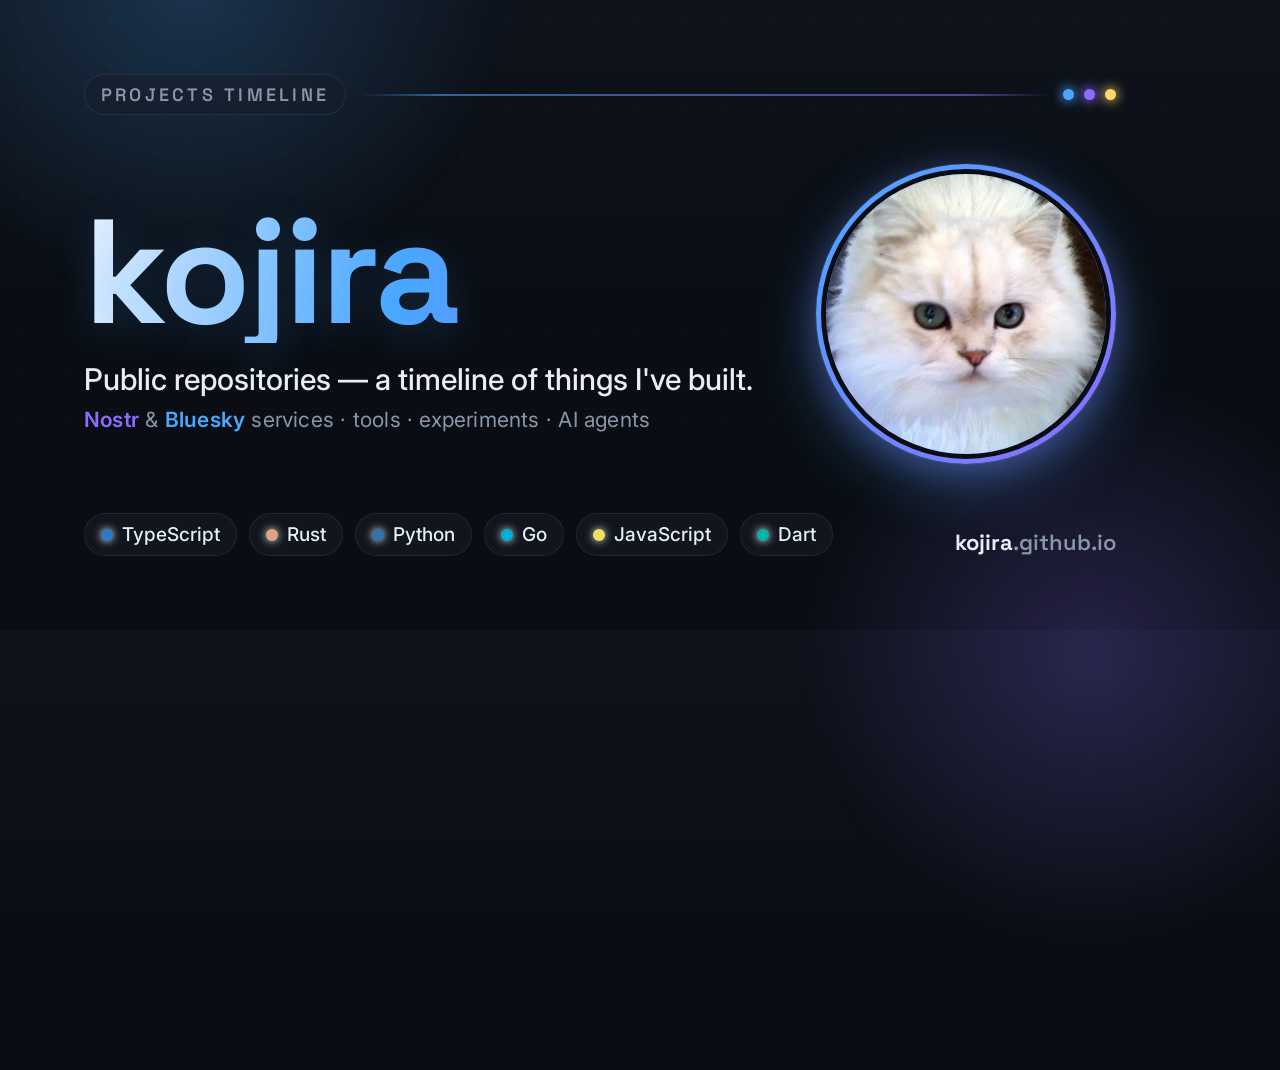
<file: _og/og.html>
<!DOCTYPE html>
<html lang="en">
<head>
<meta charset="UTF-8" />
<link rel="preconnect" href="https://fonts.googleapis.com" />
<link rel="preconnect" href="https://fonts.gstatic.com" crossorigin />
<link rel="stylesheet" href="https://fonts.googleapis.com/css2?family=Space+Grotesk:wght@500;600;700&family=Inter:wght@400;500;600;700&display=swap" />
<style>
  :root{
    --bg:#0a0e14; --bg2:#0e131c; --text:#e8eef6; --muted:#8a97a9; --faint:#56616f;
    --border:rgba(120,140,170,.16); --accent:#4aa8ff; --accent2:#8b6cff; --gold:#ffd76a;
  }
  *{margin:0;padding:0;box-sizing:border-box}
  html,body{width:1200px;height:630px}
  body{
    font-family:"Inter",-apple-system,sans-serif;
    background:linear-gradient(180deg,var(--bg2),var(--bg) 45%);
    color:var(--text); overflow:hidden; position:relative;
  }
  /* faint dot grid */
  .grid{
    position:absolute; inset:0;
    background-image:radial-gradient(rgba(120,140,170,.10) 1px, transparent 1px);
    background-size:44px 44px; mask:linear-gradient(180deg,#000,transparent 78%);
    -webkit-mask:linear-gradient(180deg,#000,transparent 78%);
  }
  /* glows */
  .glow1{position:absolute; width:900px;height:900px; left:-260px; top:-460px;
    background:radial-gradient(closest-side,rgba(74,168,255,.22),transparent 70%); filter:blur(8px)}
  .glow2{position:absolute; width:820px;height:820px; right:-300px; bottom:-440px;
    background:radial-gradient(closest-side,rgba(139,108,255,.22),transparent 70%); filter:blur(8px)}

  .wrap{position:absolute; inset:0; padding:74px 84px; display:flex; flex-direction:column; justify-content:space-between}

  .top{display:flex; align-items:center; gap:14px}
  .badge{font-family:"Space Grotesk",sans-serif; font-weight:600; font-size:18px; letter-spacing:.18em;
    text-transform:uppercase; color:var(--muted);
    border:1px solid var(--border); padding:8px 16px; border-radius:999px; background:rgba(22,29,41,.5)}
  .dotline{flex:1; height:2px; border-radius:2px;
    background:linear-gradient(90deg,transparent,var(--accent) 12%,var(--accent2) 88%,transparent); opacity:.55}
  .nodes{display:flex; gap:10px}
  .nodes i{width:11px;height:11px;border-radius:50%; box-shadow:0 0 12px 1px currentColor}
  .nodes i:nth-child(1){color:var(--accent);background:var(--accent)}
  .nodes i:nth-child(2){color:var(--accent2);background:var(--accent2)}
  .nodes i:nth-child(3){color:var(--gold);background:var(--gold)}

  .mid{display:flex; align-items:center; justify-content:space-between; gap:40px}
  .hero{margin-top:6px; flex:1}
  .avatar{position:relative; flex:0 0 auto; width:300px; height:300px; border-radius:50%;
    padding:5px; background:linear-gradient(135deg,var(--accent),var(--accent2));
    box-shadow:0 0 0 1px rgba(255,255,255,.06), 0 18px 60px rgba(74,168,255,.35), 0 8px 30px rgba(139,108,255,.3)}
  .avatar::after{content:""; position:absolute; inset:-26px; border-radius:50%;
    background:radial-gradient(closest-side,rgba(74,168,255,.30),rgba(139,108,255,.22) 60%,transparent 72%); z-index:-1; filter:blur(4px)}
  .avatar img{width:100%; height:100%; object-fit:cover; border-radius:50%;
    border:5px solid var(--bg); display:block}
  .logo{font-family:"Space Grotesk",sans-serif; font-weight:700; font-size:148px; line-height:.95;
    letter-spacing:-.02em;
    background:linear-gradient(100deg,#eaf2ff 0%,var(--accent) 46%,var(--accent2) 100%);
    -webkit-background-clip:text; background-clip:text; color:transparent;
    text-shadow:0 8px 40px rgba(74,168,255,.18)}
  .tag{margin-top:18px; font-size:30px; font-weight:500; color:var(--text); max-width:900px}
  .sub{margin-top:10px; font-size:21px; color:var(--muted); letter-spacing:.01em}
  .sub b.bsky{color:var(--accent); font-weight:600}
  .sub b.nostr{color:var(--accent2); font-weight:600}

  .bottom{display:flex; align-items:flex-end; justify-content:space-between}
  .techs{display:flex; flex-wrap:wrap; gap:12px; max-width:840px}
  .chip{display:inline-flex; align-items:center; gap:9px; font-size:19px; font-weight:500; color:var(--text);
    border:1px solid var(--border); background:rgba(22,29,41,.5); padding:9px 16px; border-radius:999px}
  .chip i{width:12px; height:12px; border-radius:50%; box-shadow:0 0 8px 0 currentColor}
  .url{font-family:"Space Grotesk",sans-serif; font-size:22px; font-weight:600; color:var(--muted)}
  .url b{color:var(--text)}
</style>
</head>
<body>
  <div class="grid"></div>
  <div class="glow1"></div>
  <div class="glow2"></div>

  <div class="wrap">
    <div class="top">
      <span class="badge">Projects&nbsp;Timeline</span>
      <span class="dotline"></span>
      <span class="nodes"><i></i><i></i><i></i></span>
    </div>

    <div class="mid">
      <div class="hero">
        <div class="logo">kojira</div>
        <div class="tag">Public repositories — a timeline of things I've built.</div>
        <div class="sub"><b class="nostr">Nostr</b> &amp; <b class="bsky">Bluesky</b> services · tools · experiments · AI agents</div>
      </div>
      <div class="avatar"><img src="kojiro.webp" alt="" /></div>
    </div>

    <div class="bottom">
      <div class="techs">
        <span class="chip"><i style="background:#3178c6"></i>TypeScript</span>
        <span class="chip"><i style="background:#dea584"></i>Rust</span>
        <span class="chip"><i style="background:#3572A5"></i>Python</span>
        <span class="chip"><i style="background:#00ADD8"></i>Go</span>
        <span class="chip"><i style="background:#f1e05a"></i>JavaScript</span>
        <span class="chip"><i style="background:#00B4AB"></i>Dart</span>
      </div>
      <div class="url"><b>kojira</b>.github.io</div>
    </div>
  </div>
</body>
</html>
</file>
<file: style.css>
:root {
  --bg: #0a0e14;
  --bg-2: #0e131c;
  --panel: rgba(22, 29, 41, 0.72);
  --panel-solid: #161d29;
  --text: #e8eef6;
  --muted: #8a97a9;
  --faint: #56616f;
  --border: rgba(120, 140, 170, 0.16);
  --accent: #4aa8ff;
  --accent-2: #8b6cff;
  --gold: #ffd76a;
  --line-w: 2px;
}

* { box-sizing: border-box; }
html { scroll-behavior: smooth; }
body {
  margin: 0;
  font-family: "Inter", -apple-system, BlinkMacSystemFont, "Hiragino Sans", "Noto Sans JP", sans-serif;
  background: var(--bg);
  color: var(--text);
  -webkit-font-smoothing: antialiased;
  overflow-x: hidden;
}

.bg-grid {
  position: fixed;
  inset: 0;
  z-index: -1;
  background:
    radial-gradient(900px 500px at 50% -8%, rgba(74, 168, 255, 0.12), transparent 70%),
    radial-gradient(700px 500px at 90% 20%, rgba(139, 108, 255, 0.08), transparent 70%),
    linear-gradient(180deg, var(--bg-2), var(--bg) 40%);
}
.bg-grid::after {
  content: "";
  position: absolute;
  inset: 0;
  background-image:
    linear-gradient(rgba(120, 140, 170, 0.05) 1px, transparent 1px),
    linear-gradient(90deg, rgba(120, 140, 170, 0.05) 1px, transparent 1px);
  background-size: 44px 44px;
  mask-image: linear-gradient(180deg, rgba(0,0,0,0.5), transparent 60%);
}

.site-header {
  max-width: 900px;
  margin: 0 auto;
  padding: 88px 24px 24px;
  text-align: center;
}
.logo {
  margin: 0;
  font-family: "Space Grotesk", sans-serif;
  font-weight: 700;
  font-size: clamp(44px, 9vw, 78px);
  letter-spacing: -0.03em;
  background: linear-gradient(100deg, #fff 10%, var(--accent) 55%, var(--accent-2) 95%);
  -webkit-background-clip: text;
  background-clip: text;
  -webkit-text-fill-color: transparent;
}
.tagline {
  margin: 10px auto 0;
  max-width: 720px;
  color: var(--muted);
  font-size: clamp(15px, 2.4vw, 18px);
  line-height: 1.55;
}

.view-switcher {
  margin: 28px auto 0;
  display: inline-flex;
  gap: 4px;
  padding: 4px;
  border: 1px solid var(--border);
  border-radius: 999px;
  background: rgba(10, 14, 20, 0.55);
}
.view-button {
  appearance: none;
  border: 0;
  border-radius: 999px;
  padding: 8px 18px;
  background: transparent;
  color: var(--muted);
  font-family: "Space Grotesk", sans-serif;
  font-size: 12px;
  font-weight: 700;
  letter-spacing: 0.09em;
  cursor: pointer;
  transition: background .2s, color .2s, box-shadow .2s;
}
.view-button:hover { color: var(--text); }
.view-button.active {
  color: #fff;
  background: linear-gradient(120deg, rgba(74,168,255,.36), rgba(139,108,255,.32));
  box-shadow: inset 0 0 0 1px rgba(255,255,255,.08);
}

.summary {
  margin: 22px auto 0;
  display: flex;
  flex-wrap: wrap;
  gap: 10px 26px;
  justify-content: center;
  color: var(--text);
  font-size: 14px;
}
.summary .stat b {
  font-family: "Space Grotesk", sans-serif;
  font-size: 19px;
  color: var(--accent);
}
.summary .stat span { color: var(--muted); margin-left: 6px; }
.links { margin-top: 20px; display: flex; flex-wrap: wrap; justify-content: center; gap: 10px; }
.links a {
  display: inline-flex;
  align-items: center;
  color: var(--text);
  text-decoration: none;
  border: 1px solid var(--border);
  padding: 8px 16px;
  border-radius: 999px;
  font-size: 14px;
  transition: background .2s, border-color .2s;
}
.links a:hover { background: rgba(74,168,255,0.12); border-color: var(--accent); }

.scroll-hint {
  margin: 42px auto 0;
  display: inline-flex;
  flex-direction: column;
  align-items: center;
  gap: 4px;
  color: var(--faint);
  font-size: 12px;
  letter-spacing: 0.08em;
  text-transform: uppercase;
}
.scroll-hint .arrow {
  font-size: 20px;
  color: var(--accent);
  animation: bob 1.8s ease-in-out infinite;
}
@keyframes bob { 0%,100% { transform: translateY(0); opacity:.6; } 50% { transform: translateY(6px); opacity:1; } }

main { padding: 24px 0 40px; }
.timeline {
  position: relative;
  max-width: 980px;
  margin: 0 auto;
  padding: 30px 0 60px;
}
.timeline::before {
  content: "";
  position: absolute;
  top: 0;
  bottom: 0;
  left: 50%;
  width: var(--line-w);
  transform: translateX(-50%);
  background: linear-gradient(180deg, transparent, var(--accent) 6%, var(--accent-2) 94%, transparent);
  opacity: 0.5;
}
.year {
  position: relative;
  text-align: center;
  margin: 8px 0 18px;
  z-index: 2;
  pointer-events: none;
}
.year span {
  font-family: "Space Grotesk", sans-serif;
  font-weight: 700;
  font-size: 14px;
  letter-spacing: 0.12em;
  color: var(--muted);
  background: var(--bg);
  border: 1px solid var(--border);
  padding: 5px 16px;
  border-radius: 999px;
}
.item {
  position: relative;
  width: 50%;
  padding: 14px 44px;
}
.item.left  { left: 0; text-align: right; }
.item.right { left: 50%; text-align: left; }
.item::after {
  content: "";
  position: absolute;
  top: 30px;
  width: 15px;
  height: 15px;
  border-radius: 50%;
  background: var(--accent);
  border: 3px solid var(--bg);
  box-shadow: 0 0 0 2px var(--accent), 0 0 16px 2px rgba(74,168,255,0.6);
  z-index: 3;
  transition: transform .45s cubic-bezier(.2,.7,.2,1.2) .05s, background .3s, box-shadow .3s;
  transform: scale(0);
}
.item.left::after  { right: -7.5px; }
.item.right::after { left: -7.5px; }
.item.alt::after { background: var(--accent-2); box-shadow: 0 0 0 2px var(--accent-2), 0 0 16px 2px rgba(139,108,255,0.6); }
.item.in::after { transform: scale(1); }
.item .card::before {
  content: "";
  position: absolute;
  top: 36px;
  width: 30px;
  height: var(--line-w);
  background: var(--border);
}
.item.left  .card::before { right: -30px; }
.item.right .card::before { left: -30px; }
.card {
  position: relative;
  display: inline-block;
  text-align: left;
  width: 100%;
  max-width: 420px;
  background: var(--panel);
  border: 1px solid var(--border);
  border-radius: 16px;
  padding: 16px 18px;
  backdrop-filter: blur(8px);
  -webkit-backdrop-filter: blur(8px);
  transition: transform .25s ease, border-color .25s, box-shadow .25s;
}
.item.left .card { float: right; }
.card:hover {
  transform: translateY(-3px);
  border-color: rgba(74,168,255,0.5);
  box-shadow: 0 14px 40px rgba(0,0,0,0.45);
}
.card .date {
  font-family: "Space Grotesk", sans-serif;
  font-size: 13px;
  font-weight: 600;
  letter-spacing: 0.06em;
  color: var(--accent);
}
.item.alt .card .date { color: var(--accent-2); }
.card h3 { margin: 4px 0 0; font-size: 19px; font-weight: 600; line-height: 1.35; }
.card h3 .org {
  display: inline-block;
  font-size: 11px;
  font-weight: 600;
  letter-spacing: 0.03em;
  color: var(--accent-2);
  background: rgba(139, 108, 255, 0.14);
  border: 1px solid rgba(139, 108, 255, 0.3);
  padding: 1px 8px;
  border-radius: 999px;
  vertical-align: middle;
  margin-right: 8px;
}
.card h3 a { color: var(--text); text-decoration: none; }
.card h3 a:hover { color: var(--accent); }
.card .desc {
  margin: 8px 0 0;
  color: var(--muted);
  font-size: 14px;
  line-height: 1.65;
}
.card .meta {
  margin-top: 14px;
  display: flex;
  flex-wrap: wrap;
  align-items: center;
  gap: 8px 12px;
  font-size: 13px;
  color: var(--muted);
}
.card .meta .lang { display: inline-flex; align-items: center; gap: 6px; }
.card .meta .dot { width: 10px; height: 10px; border-radius: 50%; display: inline-block; }
.card .meta .star { color: var(--gold); }
.card .meta .live,
.source-link {
  color: var(--accent);
  text-decoration: none;
  font-weight: 600;
  border: 1px solid rgba(74,168,255,0.35);
  padding: 3px 9px;
  border-radius: 999px;
  transition: background .2s, border-color .2s;
}
.card .meta .live { margin-left: auto; }
.card .meta .live:hover,
.source-link:hover { background: rgba(74,168,255,0.14); border-color: rgba(74,168,255,.65); }

.history-card { max-width: 440px; }
.history-meta { gap: 7px !important; }
.tag {
  display: inline-flex;
  align-items: center;
  padding: 3px 8px;
  border-radius: 999px;
  color: #b8c3d1;
  background: rgba(120, 140, 170, 0.08);
  border: 1px solid rgba(120, 140, 170, 0.16);
  font-size: 11px;
  line-height: 1.4;
}
.source-link { font-size: 11px; margin-left: 2px; }

.item .card,
.year span {
  opacity: 0;
  transform: translateY(28px) scale(0.97);
  transition: opacity .6s ease, transform .6s cubic-bezier(.2,.7,.2,1);
  will-change: opacity, transform;
}
.item.left  .card { transform: translateY(28px) translateX(40px) scale(0.97); }
.item.right .card { transform: translateY(28px) translateX(-40px) scale(0.97); }
.item.in .card,
.year.in span { opacity: 1; transform: translateY(0) translateX(0) scale(1); }

.site-footer {
  text-align: center;
  padding: 30px 24px 60px;
  color: var(--faint);
  font-size: 13px;
}
.site-footer a { color: var(--muted); }

@media (max-width: 720px) {
  .timeline::before { left: 22px; }
  .item, .item.left, .item.right {
    width: 100%;
    left: 0;
    text-align: left;
    padding: 12px 0 12px 48px;
  }
  .item.left .card, .item.right .card { float: none; max-width: 100%; }
  .item.left::after, .item.right::after { left: 15px; right: auto; }
  .item .card::before,
  .item.left .card::before, .item.right .card::before { left: -26px; right: auto; }
  .item.left .card, .item.right .card { transform: translateY(24px) scale(0.98); }
  .year { text-align: left; padding-left: 4px; }
  .site-header { padding-top: 58px; }
  .view-button { padding: 8px 15px; }
}

@media (prefers-reduced-motion: reduce) {
  html { scroll-behavior: auto; }
  .item .card, .year span, .item::after { transition: none; }
  .item .card, .item.left .card, .item.right .card, .year span { opacity: 1; transform: none; }
  .item::after { transform: scale(1); }
  .scroll-hint .arrow { animation: none; }
}
</file>
